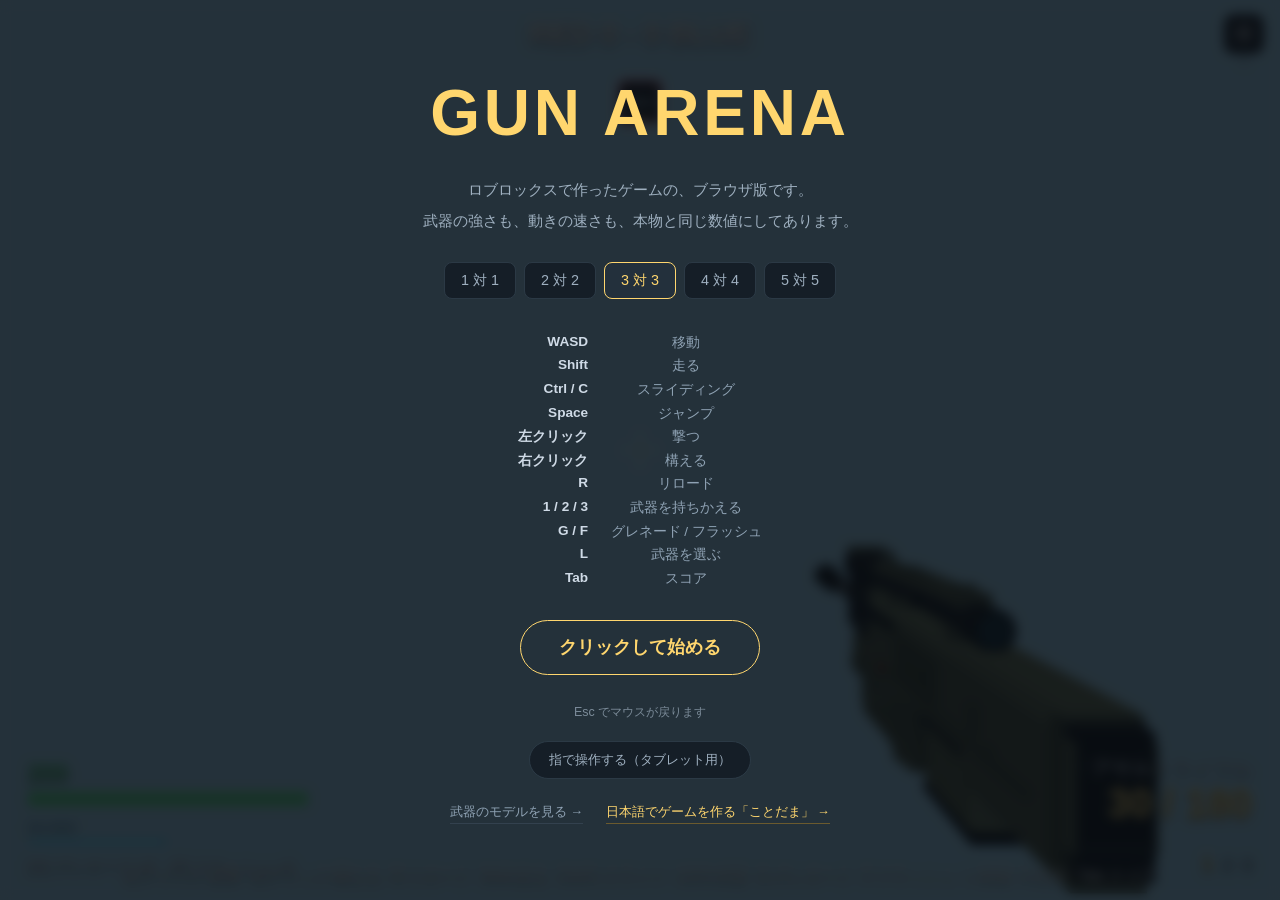
<file: game/index.html>
<!doctype html>
<html lang="ja">
<head>
<meta charset="utf-8">
<meta name="viewport" content="width=device-width, initial-scale=1, viewport-fit=cover">
<title>Gun Arena ブラウザ版</title>
<link rel="stylesheet" href="style.css">
<style>
  /* 画面ぜんたい。HUD 側の style.css より先に読ませています。 */
  html, body {
    margin: 0; padding: 0; height: 100%; overflow: hidden;
    background: #0d1319;
    font-family: 'Segoe UI', 'Hiragino Kaku Gothic ProN', 'Yu Gothic', Meiryo, sans-serif;
    color: #e7eef5;
    -webkit-user-select: none; user-select: none;
  }
  #view { display: block; width: 100vw; height: 100vh;
          /* ブラウザが canvas を画像とみなして掴んでしまうのを止める */
          -webkit-user-drag: none; user-select: none; touch-action: none; }
  #hud { position: fixed; inset: 0; pointer-events: none; z-index: 10; }

  /* --- 最初に出る画面 --- */
  #start {
    position: fixed; inset: 0; z-index: 50;
    display: flex; flex-direction: column;
    align-items: center; justify-content: center;
    gap: 1.6rem; text-align: center;
    background: rgba(8, 13, 18, 0.82);
    backdrop-filter: blur(6px);
    cursor: pointer;
  }
  #start h1 {
    margin: 0; font-size: clamp(2.2rem, 7vw, 4rem); font-weight: 700;
    letter-spacing: 0.06em; color: #ffd66e;
  }
  #start .sub { margin: 0; color: #9fb0c0; font-size: 0.95rem; line-height: 2; }
  #start .go {
    margin-top: 0.4rem; padding: 0.9rem 2.4rem;
    border: 1.5px solid #ffd66e; border-radius: 999px;
    color: #ffd66e; font-size: 1.1rem; font-weight: 600;
  }
  #start .go:hover { background: #ffd66e; color: #0d1319; }

  .formats { display: flex; gap: 0.5rem; pointer-events: auto; }
  .formats button {
    padding: 0.5rem 1rem; border-radius: 8px; cursor: pointer;
    border: 1px solid #2b3945; background: #151e27; color: #9fb0c0;
    font: inherit; font-size: 0.9rem;
  }
  .formats button.on { border-color: #ffd66e; color: #ffd66e; background: #23303c; }

  .keys {
    display: grid; grid-template-columns: auto auto; gap: 0.35rem 1.4rem;
    font-size: 0.85rem; color: #8fa2b4; margin-top: 0.6rem;
  }
  .keys b { color: #cfdae6; font-weight: 600; text-align: right; }

  /* ---------- タッチ操作（マウスが無い端末） ---------- */
  #touch { position: fixed; inset: 0; z-index: 20; display: none; pointer-events: none; }
  #touch .b {
    position: absolute; pointer-events: auto;
    display: flex; align-items: center; justify-content: center;
    border-radius: 999px; border: 2px solid rgba(255,214,110,.55);
    background: rgba(13,19,25,.42); color: #ffd66e;
    font-size: 0.82rem; font-weight: 600; line-height: 1.1; text-align: center;
    -webkit-user-select: none; user-select: none; -webkit-tap-highlight-color: transparent;
  }
  #touch .b.press, #touch .b.on { background: rgba(255,214,110,.85); color: #0d1319; }

  /* 右手（撃つ・構える） */
  #btFire  { right: 5vw;  bottom: 15vh; width: 22vw; height: 22vw; max-width: 118px; max-height: 118px; font-size: 1rem; }
  #btAim   { right: 30vw; bottom: 13vh; width: 15vw; height: 15vw; max-width: 82px; max-height: 82px; }

  /* 右上（武器の持ちかえ） */
  #btW1 { right: 4vw;  top: 24vh; }
  #btW2 { right: 4vw;  top: 33vh; }
  #btW3 { right: 4vw;  top: 42vh; }
  #touch .sm { width: 12vw; height: 12vw; max-width: 62px; max-height: 62px; font-size: 0.9rem; }

  /* 左手のまわり */
  #btJump   { right: 5vw;  bottom: 39vh; width: 15vw; height: 15vw; max-width: 82px; max-height: 82px; }
  #btSlide  { left: 4vw;   bottom: 6vh; }
  #btRun    { left: 22vw;  bottom: 6vh; }
  #btReload { right: 30vw; bottom: 30vh; }
  #btNade   { left: 4vw;   bottom: 20vh; }
  #btLoad   { left: 4vw;   top: 24vh; }
  #btOpt    { left: 4vw;   top: 36vh; }

  /* 指を置いた所に出るスティック */
  #stick {
    position: fixed; display: none; z-index: 19;
    width: 132px; height: 132px; margin: -66px 0 0 -66px;
    border-radius: 50%; border: 2px solid rgba(255,255,255,.28);
    background: rgba(13,19,25,.28); pointer-events: none;
  }
  #knob {
    position: absolute; left: 50%; top: 50%;
    width: 56px; height: 56px; margin: 0; border-radius: 50%;
    background: rgba(255,214,110,.75); transform: translate(-50%,-50%);
  }

  #warn {
    position: fixed; left: 0; right: 0; bottom: 0; z-index: 60;
    background: #7a1f1f; color: #fff; padding: 0.8rem 1rem;
    font-size: 0.85rem; text-align: center; display: none;
  }
</style>
</head>
<body>

<canvas id="view" draggable="false"></canvas>
<div id="hud"></div>

<div id="start">
  <h1>GUN ARENA</h1>
  <p class="sub">
    ロブロックスで作ったゲームの、ブラウザ版です。<br>
    武器の強さも、動きの速さも、本物と同じ数値にしてあります。
  </p>

  <div class="formats">
    <button data-format="1">1 対 1</button>
    <button data-format="2">2 対 2</button>
    <button data-format="3" class="on">3 対 3</button>
    <button data-format="4">4 対 4</button>
    <button data-format="5">5 対 5</button>
  </div>

  <div class="keys">
    <b>WASD</b><span>移動</span>
    <b>Shift</b><span>走る</span>
    <b>Ctrl / C</b><span>スライディング</span>
    <b>Space</b><span>ジャンプ</span>
    <b>左クリック</b><span>撃つ</span>
    <b>右クリック</b><span>構える</span>
    <b>R</b><span>リロード</span>
    <b>1 / 2 / 3</b><span>武器を持ちかえる</span>
    <b>G / F</b><span>グレネード / フラッシュ</span>
    <b>L</b><span>武器を選ぶ</span>
    <b>Tab</b><span>スコア</span>
  </div>

  <div class="go" id="goLabel">クリックして始める</div>
  <p class="sub" style="font-size:0.78rem;opacity:0.7">
    Esc でマウスが戻ります
  </p>
  <button id="forceTouch" style="pointer-events:auto;cursor:pointer;margin-top:-0.6rem;
     padding:0.55rem 1.2rem;border-radius:999px;border:1px solid #2b3945;
     background:#151e27;color:#9fb0c0;font:inherit;font-size:0.82rem">
    指で操作する（タブレット用）
  </button>

  <div style="display:flex;gap:1.4rem;flex-wrap:wrap;justify-content:center">
    <a href="viewer.html" style="pointer-events:auto;color:#8fa2b4;font-size:0.8rem;
       text-decoration:none;border-bottom:1px solid #33414e;padding-bottom:2px"
       onclick="event.stopPropagation()">武器のモデルを見る →</a>
    <a href="make/" style="pointer-events:auto;color:#ffd66e;font-size:0.8rem;
       text-decoration:none;border-bottom:1px solid #6b5a2e;padding-bottom:2px"
       onclick="event.stopPropagation()">日本語でゲームを作る「ことだま」 →</a>
  </div>
</div>

<div id="stick"><div id="knob"></div></div>

<div id="touch">
  <div class="b" id="btFire">撃つ</div>
  <div class="b" id="btAim">構える</div>
  <div class="b" id="btJump">ジャンプ</div>
  <div class="b sm" id="btSlide">スライド</div>
  <div class="b sm" id="btRun">走る</div>
  <div class="b sm" id="btReload">リロード</div>
  <div class="b sm" id="btNade">投げる</div>
  <div class="b sm" id="btLoad">武器選択</div>
  <div class="b sm" id="btOpt">設定</div>
  <div class="b sm" id="btW1">1</div>
  <div class="b sm" id="btW2">2</div>
  <div class="b sm" id="btW3">3</div>
</div>

<div id="warn"></div>

<script type="module">
  // 読み込みに失敗したときに、真っ黒な画面のまま放置しないための保険。
  const warn = document.getElementById('warn');
  addEventListener('error', (e) => {
    warn.style.display = 'block';
    warn.textContent = 'エラー: ' + (e.message || e.error);
  });
  addEventListener('unhandledrejection', (e) => {
    warn.style.display = 'block';
    warn.textContent = '読み込みに失敗しました: ' + (e.reason && e.reason.message || e.reason);
  });
  // タッチの端末では、キーボードの説明を消して案内を変える
  if (matchMedia('(pointer: coarse)').matches || navigator.maxTouchPoints > 0) {
    const k = document.querySelector('.keys');
    if (k) k.innerHTML =
      '<b>左半分をなぞる</b><span>歩く</span>' +
      '<b>右半分をなぞる</b><span>まわりを見る</span>' +
      '<b>画面のボタン</b><span>撃つ・ジャンプなど</span>';
    const g = document.getElementById('goLabel');
    if (g) g.textContent = 'タップして始める';
  }

  import('./src/main.js').catch((err) => {
    warn.style.display = 'block';
    warn.textContent = '読み込みに失敗しました: ' + err.message;
  });
</script>

</body>
</html>
</file>
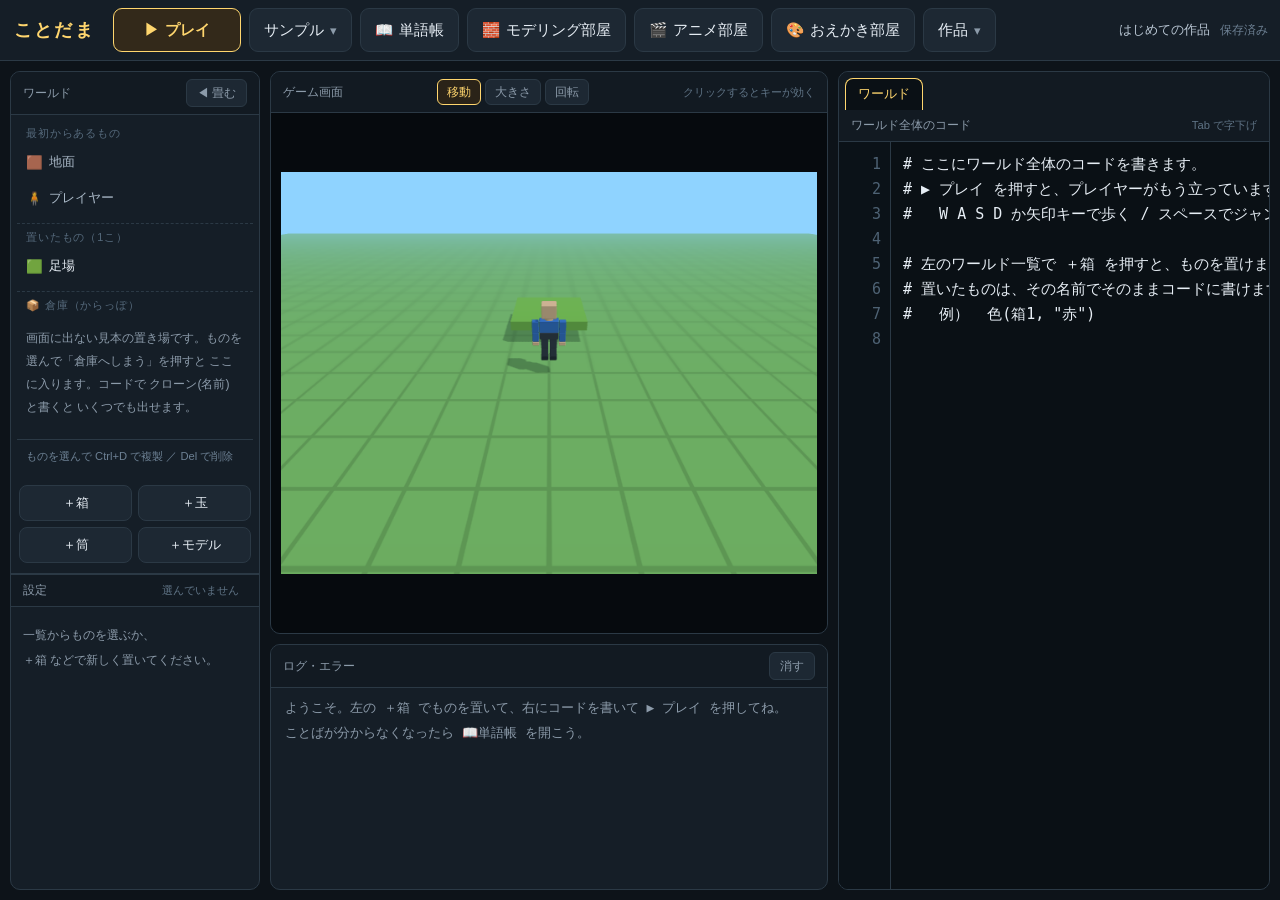
<file: game/make/index.html>
<!doctype html>
<html lang="ja">
<head>
<meta charset="utf-8">
<meta name="viewport" content="width=device-width, initial-scale=1, viewport-fit=cover">
<title>ことだま — 日本語でゲームを作る</title>
<link rel="stylesheet" href="style.css">
</head>
<body>

<div id="app">

  <!-- ================= いちばん上の帯（ボタンの並び） ================= -->
  <header id="bar">
    <a class="brand" href="../index.html" title="Gun Arena に戻る">ことだま</a>

    <!-- ▶ と ■ は同じボタン。動いている間は「■ ストップ」に変わる -->
    <button type="button" class="btn primary" id="btnRun" aria-live="polite">
      <span class="ic" id="runIcon">▶</span><span id="runLabel">プレイ</span>
    </button>

    <div class="menu">
      <button type="button" class="btn" id="btnSample" aria-haspopup="true" aria-expanded="false">サンプル<span class="caret">▾</span></button>
      <div class="pop" id="popSample" role="menu" hidden></div>
    </div>

    <button type="button" class="btn" id="btnWords" aria-expanded="false">📖<span>単語帳</span></button>

    <a class="btn" href="model.html" title="3D のモデルを作る">🧱<span>モデリング部屋</span></a>

    <a class="btn" href="anim.html" title="モデルを動かす">🎬<span>アニメ部屋</span></a>

    <a class="btn" href="paint.html" title="模様を描く">🎨<span>おえかき部屋</span></a>

    <div class="menu">
      <button type="button" class="btn" id="btnWorks" aria-haspopup="true" aria-expanded="false">作品<span class="caret">▾</span></button>
      <div class="pop wide" id="popWorks" role="menu" hidden></div>
    </div>

    <div class="spacer"></div>
    <div class="workinfo">
      <span id="workName" title="いま開いている作品">作品</span>
      <span id="saveState" class="save">保存済み</span>
    </div>
  </header>

  <!-- ================= 真ん中（ワールド ／ ゲーム＋ログ ／ コード） ================= -->
  <main id="main">

    <!-- ---------- 左：ワールド一覧 と 設定 ---------- -->
    <section id="worldPane" class="pane">

      <div class="pane-head">
        <span>ワールド</span>
        <button type="button" class="mini" id="btnFold" title="ワールド一覧を畳む">◀ 畳む</button>
      </div>

      <div id="worldBody">
        <!-- ものの一覧。app.js が中身を作る -->
        <div id="worldList" role="listbox" aria-label="ワールドにあるもの"></div>

        <!-- ものを増やすボタン -->
        <div id="addRow">
          <button type="button" class="add" id="btnAddBox"  title="箱を置く">＋箱</button>
          <button type="button" class="add" id="btnAddBall" title="玉を置く">＋玉</button>
          <button type="button" class="add" id="btnAddTube" title="筒を置く">＋筒</button>
          <button type="button" class="add" id="btnAddModel" title="モデリング部屋で作ったモデルを置く">＋モデル</button>
        </div>

        <!-- ---------- 設定パネル ---------- -->
        <div class="pane-head sub"><span>設定</span><span class="hint-small" id="propTarget">選んでいません</span></div>

        <div id="propEmpty">
          一覧からものを選ぶか、<br>＋箱 などで新しく置いてください。
        </div>

        <div id="propBox" hidden>

          <div class="prow">
            <span class="plabel">名前</span>
            <input id="pName" type="text" autocomplete="off" spellcheck="false" aria-label="名前">
          </div>
          <div id="pNameErr" class="perr" hidden></div>

          <div class="prow" id="pModelRow" hidden>
            <span class="plabel">モデル</span>
            <select id="pModel" aria-label="モデル"></select>
          </div>

          <div class="pgroup">
            <div class="ptitle">位置</div>
            <div class="pnums">
              <label class="num"><span class="cap" data-num="pX">x</span><input id="pX" type="number" step="0.5"></label>
              <label class="num"><span class="cap" data-num="pY">y</span><input id="pY" type="number" step="0.5"></label>
              <label class="num"><span class="cap" data-num="pZ">z</span><input id="pZ" type="number" step="0.5"></label>
            </div>
          </div>

          <div class="pgroup">
            <div class="ptitle">大きさ</div>
            <div class="pnums">
              <label class="num"><span class="cap" data-num="pW">横</span><input id="pW" type="number" step="0.5" min="0.1"></label>
              <label class="num"><span class="cap" data-num="pH">高さ</span><input id="pH" type="number" step="0.5" min="0.1"></label>
              <label class="num"><span class="cap" data-num="pD">奥行き</span><input id="pD" type="number" step="0.5" min="0.1"></label>
            </div>
          </div>

          <div class="pgroup">
            <div class="ptitle">回転（度）</div>
            <div class="pnums">
              <label class="num"><span class="cap" data-num="pRY">向き</span><input id="pRY" type="number" step="15"></label>
              <label class="num"><span class="cap" data-num="pRX">傾き</span><input id="pRX" type="number" step="15"></label>
            </div>
          </div>

          <div class="prow">
            <span class="plabel">色</span>
            <input id="pColor" type="color" aria-label="色">
            <span id="pColorText" class="ccode">#ffffff</span>
          </div>

          <div class="pgroup">
            <div class="ptitle">当たり判定</div>
            <label class="chk"><input id="pWall" type="checkbox"><span>壁（通り抜けできない）</span></label>
            <label class="chk"><input id="pGrav" type="checkbox"><span>重力（落ちる）</span></label>
            <label class="chk"><input id="pVis"  type="checkbox"><span>見える（消しても当たり判定は残る）</span></label>
          </div>

          <div class="pbtns">
            <button type="button" class="mini" id="btnDup" title="複製する（Ctrl+D）">複製</button>
            <button type="button" class="mini del" id="btnDel" title="削除する（Del）">削除</button>
          </div>

        </div>
      </div>
    </section>

    <!-- ---------- 真ん中：ゲーム画面 と ログ ---------- -->
    <section id="centerPane">

      <div id="stagePane" class="pane">
        <div class="pane-head">
          <span>ゲーム画面</span>
          <span class="tools" id="toolRow">
            <button type="button" class="tool-b on" id="btnMove"  title="つかんで動かす（W）">移動</button>
            <button type="button" class="tool-b"    id="btnScale" title="大きさを変える（E）">大きさ</button>
            <button type="button" class="tool-b"    id="btnRot"   title="回す（R）">回転</button>
          </span>
          <span class="hint-small" id="stageFocusHint">クリックするとキーが効く</span>
        </div>
        <div id="stageWrap" tabindex="0" role="application" aria-label="ゲーム画面">
          <div id="stageBox">
            <canvas id="screen" width="640" height="480"></canvas>
            <div id="stageHint"><div class="hint-in">▶ プレイを押すとここに出ます</div></div>
          </div>
        </div>
      </div>

      <div id="logPane" class="pane">
        <div class="pane-head">
          <span>ログ・エラー</span>
          <button type="button" class="mini" id="btnClearLog">消す</button>
        </div>
        <div id="log" aria-live="polite"></div>
      </div>

    </section>

    <!-- ---------- 右：コードを書くところ ---------- -->
    <section id="codePane" class="pane">

      <!-- 「ワールド」と、選んでいるものの名前のタブ -->
      <div id="codeTabs" role="tablist" aria-label="コードのタブ"></div>

      <div class="pane-head">
        <span id="codeWhere">コードを書くところ</span>
        <span class="hint-small">Tab で字下げ</span>
      </div>

      <div id="codeWrap">
        <div id="gutter" aria-hidden="true"></div>
        <div id="codeArea">
          <!-- 行を光らせる下敷き。textarea の後ろにいる -->
          <div id="hlLayer" aria-hidden="true"></div>
          <textarea id="code" spellcheck="false" autocomplete="off"
                    autocapitalize="off" autocorrect="off" wrap="off"
                    aria-label="コードを書くところ"></textarea>
        </div>
      </div>
    </section>

  </main>
</div>

<!-- ================= 単語帳（右から出てくる） ================= -->
<div id="scrim" hidden></div>
<aside id="dict" hidden aria-label="単語帳">
  <div class="dict-head">
    <strong>📖 単語帳</strong>
    <button type="button" class="mini" id="dictClose">閉じる ✕</button>
  </div>
  <div class="dict-search">
    <input id="dictQ" type="search" placeholder="探す（動かす・色・キー …）"
           autocomplete="off" aria-label="単語を探す">
  </div>
  <div id="dictList"></div>
  <div class="dict-foot">選ぶとカーソルの所に入ります</div>
</aside>

<!-- 読みこみに失敗したときに、真っ暗なまま放置しないための保険 -->
<div id="fatal" hidden></div>

<script type="module">
  // app.js の読みこみそのものが失敗したときだけ、ここで知らせる。
  import('./src/app.js').catch((err) => {
    const f = document.getElementById('fatal');
    f.hidden = false;
    f.textContent = '読みこみに失敗しました: ' + (err && err.message ? err.message : err);
  });
</script>

</body>
</html>
</file>
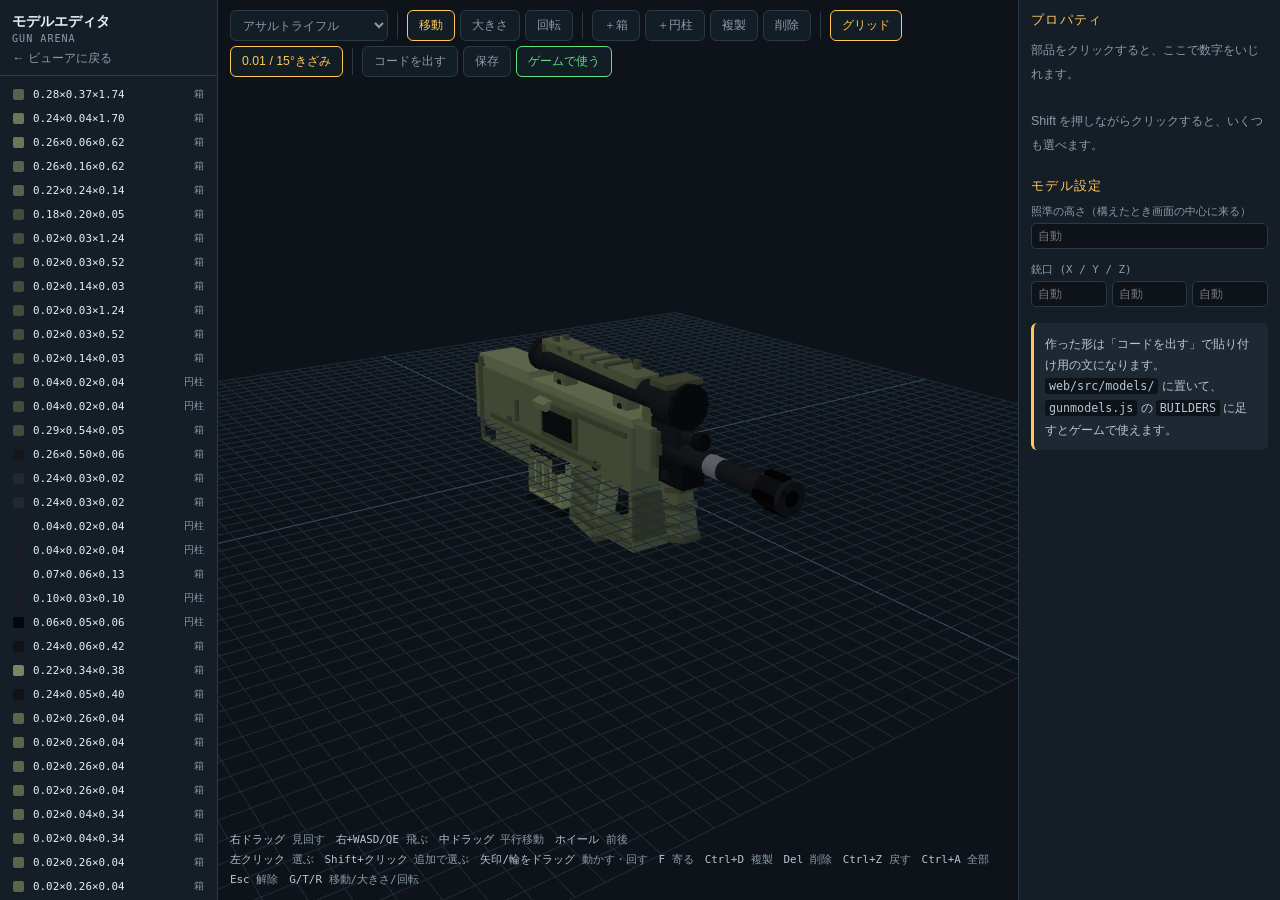
<file: game/editor.html>
<!doctype html>
<html lang="ja">
<head>
<meta charset="utf-8">
<meta name="viewport" content="width=device-width, initial-scale=1">
<title>Gun Arena モデルエディタ</title>
<style>
  :root {
    --bg: #0d1319; --panel: #151e27; --panel2: #1d2833; --line: #2b3945;
    --ink: #e7eef5; --muted: #8c9baa; --accent: #ffc857; --danger: #ff6060;
    --mono: ui-monospace, SFMono-Regular, Consolas, 'BIZ UDGothic', monospace;
  }
  * { box-sizing: border-box; }
  html, body {
    margin: 0; height: 100%; overflow: hidden; background: var(--bg); color: var(--ink);
    font-family: 'Segoe UI', 'Hiragino Kaku Gothic ProN', 'Yu Gothic', Meiryo, sans-serif;
    -webkit-user-select: none; user-select: none;
  }
  #app { display: flex; height: 100%; }

  /* ---------- 左 ---------- */
  #left { width: 218px; flex: none; background: var(--panel);
          border-right: 1px solid var(--line); display: flex; flex-direction: column; }
  #left .top { padding: 12px 12px 8px; border-bottom: 1px solid var(--line); }
  #left h1 { font-size: 0.9rem; margin: 0 0 2px; }
  #left .sub { font-family: var(--mono); font-size: 0.63rem; color: var(--muted); letter-spacing: .1em; }
  #left a { color: var(--muted); font-size: .76rem; text-decoration: none; display: inline-block; margin-top: 6px; }
  #plist { flex: 1; overflow-y: auto; padding: 6px; }
  .prow { display: grid; grid-template-columns: 13px 1fr auto; gap: 7px; align-items: center;
          padding: 5px 7px; border-radius: 5px; cursor: pointer;
          font-family: var(--mono); font-size: .68rem; }
  .prow:hover { background: var(--panel2); }
  .prow.on { background: #33291a; color: var(--accent); }
  .prow .sw { width: 11px; height: 11px; border-radius: 2px; }
  .prow .nm { overflow: hidden; text-overflow: ellipsis; white-space: nowrap; }
  .prow .ty { color: var(--muted); font-size: .62rem; }

  /* ---------- 中央 ---------- */
  #stage { position: relative; flex: 1; min-width: 0; }
  canvas { display: block; width: 100%; height: 100%;
           /* ブラウザが canvas を画像とみなして掴んでしまうのを止める */
           -webkit-user-drag: none; user-select: none; touch-action: none; }

  #bar { position: absolute; left: 12px; top: 10px; display: flex; gap: 5px; flex-wrap: wrap; max-width: calc(100% - 24px); }
  .btn { cursor: pointer; padding: 6px 11px; border-radius: 6px; border: 1px solid var(--line);
         background: rgba(21,30,39,.94); color: var(--muted); font: inherit; font-size: .77rem; }
  .btn:hover { color: var(--ink); }
  .btn.on { border-color: var(--accent); color: var(--accent); }
  .btn.red:hover { color: var(--danger); border-color: var(--danger); }
  .sep { width: 1px; background: var(--line); margin: 2px 4px; }

  #help { position: absolute; left: 12px; bottom: 10px; font-family: var(--mono);
          font-size: .68rem; color: var(--muted); line-height: 1.85; pointer-events: none; }
  #help b { color: #b8c6d4; font-weight: 500; }
  #toast { position: absolute; left: 50%; bottom: 22px; transform: translateX(-50%);
           background: #23303c; border: 1px solid var(--accent); color: var(--accent);
           padding: 8px 16px; border-radius: 7px; font-size: .82rem; opacity: 0;
           transition: opacity .2s; pointer-events: none; }

  /* ---------- 右 ---------- */
  #right { width: 262px; flex: none; background: var(--panel);
           border-left: 1px solid var(--line); overflow-y: auto; padding: 12px; }
  #right h2 { font-size: .8rem; margin: 0 0 10px; color: var(--accent);
              font-family: var(--mono); letter-spacing: .1em; font-weight: 500; }
  .fgrp { margin-bottom: 14px; }
  .flab { font-size: .68rem; color: var(--muted); margin-bottom: 4px; font-family: var(--mono); }
  .frow { display: grid; grid-template-columns: repeat(3, 1fr); gap: 5px; }
  input[type=number], input[type=text] {
    width: 100%; background: #0d1319; border: 1px solid var(--line); color: var(--ink);
    border-radius: 5px; padding: 5px 6px; font-family: var(--mono); font-size: .72rem;
  }
  input:focus { outline: none; border-color: var(--accent); }
  input[type=color] { width: 100%; height: 30px; background: none; border: 1px solid var(--line);
                      border-radius: 5px; padding: 2px; cursor: pointer; }
  .empty { color: var(--muted); font-size: .78rem; line-height: 1.9; }
  .multi { background: #33291a; border: 1px solid var(--accent); color: var(--accent);
           border-radius: 6px; padding: 7px 10px; margin-bottom: 12px; font-size: .8rem; }
  .multi span { display: block; color: #b9975a; font-size: .68rem; margin-top: 2px; }
  .note { margin-top: 16px; padding: 10px 11px; border-radius: 6px; background: var(--panel2);
          border-left: 3px solid var(--accent); font-size: .73rem; line-height: 1.8; color: #b9c6d3; }
  .note code { font-family: var(--mono); background: #0d1319; padding: 1px 4px; border-radius: 3px; }

  #dlg { position: fixed; inset: 0; background: rgba(5,9,13,.8); z-index: 90;
         display: none; align-items: center; justify-content: center; }
  #dlg .card { width: min(760px, 92vw); max-height: 82vh; background: var(--panel);
               border: 1px solid var(--line); border-radius: 10px; padding: 16px; display: flex; flex-direction: column; }
  #dlg textarea { flex: 1; min-height: 46vh; background: #0d1319; color: #cfe0ee;
                  border: 1px solid var(--line); border-radius: 6px; padding: 10px;
                  font-family: var(--mono); font-size: .72rem; line-height: 1.55; resize: none; }
  #dlg .row { display: flex; gap: 8px; margin-top: 10px; justify-content: flex-end; }
</style>
</head>
<body>
<div id="app">
  <div id="left">
    <div class="top">
      <h1>モデルエディタ</h1>
      <div class="sub">GUN ARENA</div>
      <a href="viewer.html">← ビューアに戻る</a>
    </div>
    <div id="plist"></div>
  </div>

  <div id="stage">
    <canvas id="c" draggable="false"></canvas>
    <div id="bar">
      <select id="load" class="btn" style="padding:6px 8px"></select>
      <div class="sep"></div>
      <button class="btn on" id="tMove">移動</button>
      <button class="btn" id="tScale">大きさ</button>
      <button class="btn" id="tRot">回転</button>
      <div class="sep"></div>
      <button class="btn" id="addBox">＋箱</button>
      <button class="btn" id="addCyl">＋円柱</button>
      <button class="btn" id="dup">複製</button>
      <button class="btn red" id="del">削除</button>
      <div class="sep"></div>
      <button class="btn on" id="grid">グリッド</button>
      <button class="btn" id="snapBtn">0.01 / 15°きざみ</button>
      <div class="sep"></div>
      <button class="btn" id="exp">コードを出す</button>
      <button class="btn" id="save">保存</button>
      <button class="btn" id="toGame" style="border-color:#5ae182;color:#5ae182">ゲームで使う</button>
    </div>
    <div id="help">
      <b>右ドラッグ</b> 見回す　<b>右+WASD/QE</b> 飛ぶ　<b>中ドラッグ</b> 平行移動　<b>ホイール</b> 前後<br>
      <b>左クリック</b> 選ぶ　<b>Shift+クリック</b> 追加で選ぶ　<b>矢印/輪をドラッグ</b> 動かす・回す　<b>F</b> 寄る　<b>Ctrl+D</b> 複製　<b>Del</b> 削除　<b>Ctrl+Z</b> 戻す　<b>Ctrl+A</b> 全部　<b>Esc</b> 解除　<b>G/T/R</b> 移動/大きさ/回転
    </div>
    <div id="toast"></div>
  </div>

  <div id="right">
    <h2>プロパティ</h2>
    <div id="props"><div class="empty">部品をクリックすると、ここで数字をいじれます。<br><br>Shift を押しながらクリックすると、いくつも選べます。</div></div>

    <h2 style="margin-top:20px">モデル設定</h2>
    <div class="fgrp"><div class="flab">照準の高さ（構えたとき画面の中心に来る）</div>
      <input type="number" step="0.01" id="mSight" placeholder="自動"></div>
    <div class="fgrp"><div class="flab">銃口 (X / Y / Z)</div><div class="frow">
      <input type="number" step="0.01" id="mMx" placeholder="自動">
      <input type="number" step="0.01" id="mMy" placeholder="自動">
      <input type="number" step="0.01" id="mMz" placeholder="自動"></div></div>
    <div class="note">
      作った形は「コードを出す」で貼り付け用の文になります。<br>
      <code>web/src/models/</code> に置いて、<code>gunmodels.js</code> の
      <code>BUILDERS</code> に足すとゲームで使えます。
    </div>
  </div>
</div>

<div id="dlg"><div class="card">
  <h2 style="margin-top:0">このまま貼り付けて使えます</h2>
  <textarea id="code" spellcheck="false"></textarea>
  <div class="row">
    <button class="btn" id="copy">コピー</button>
    <button class="btn" id="dl">ファイルで保存</button>
    <button class="btn" id="close">閉じる</button>
  </div>
</div></div>

<script type="module">
import * as THREE from './lib/three.module.js';
import { WEAPONS } from './src/config.js';
import { buildGunMesh } from './src/gunmodels.js';

// ============================================================
//  3D の下ごしらえ
// ============================================================
const canvas = document.getElementById('c');
const renderer = new THREE.WebGLRenderer({ canvas, antialias: true });
renderer.setPixelRatio(Math.min(devicePixelRatio, 2));

const scene = new THREE.Scene();
scene.background = new THREE.Color(0x0d1319);
scene.add(new THREE.AmbientLight(0xffffff, 1.1));
const l1 = new THREE.DirectionalLight(0xfff4e2, 1.6); l1.position.set(4, 7, 6); scene.add(l1);
const l2 = new THREE.DirectionalLight(0x9fc4e8, 0.7); l2.position.set(-6, 2, -5); scene.add(l2);

const camera = new THREE.PerspectiveCamera(45, 1, 0.005, 300);
const grid = new THREE.GridHelper(6, 60, 0x3a5060, 0x1e2a34);
scene.add(grid);

const model = new THREE.Group();
scene.add(model);

// 選んだ部品を囲む枠。複数選べるので、必要な数だけ使い回します。
const outlines = new THREE.Group();
scene.add(outlines);
const OUTLINE_GEO = new THREE.EdgesGeometry(new THREE.BoxGeometry(1, 1, 1));
const OUTLINE_MAT = new THREE.LineBasicMaterial({ color: 0xffc857 });
function outlineAt(i) {
  while (outlines.children.length <= i) {
    outlines.add(new THREE.LineSegments(OUTLINE_GEO, OUTLINE_MAT));
  }
  return outlines.children[i];
}

// ============================================================
//  部品
// ============================================================
let parts = [];        // { mesh, type:'box'|'cyl', color }
let selection = [];    // 選んでいる部品。Shift クリックで増やせます
let undo = [];

const isSel = (p) => selection.includes(p);
const one = () => (selection.length === 1 ? selection[0] : null);

/** 選んでいるもの全部をまとめて囲む箱 */
function selBounds() {
  const b = new THREE.Box3();
  for (const p of selection) b.union(new THREE.Box3().setFromObject(p.mesh));
  return b;
}

function makeMesh(type, size, pos, rot, color) {
  const geo = type === 'cyl'
    ? new THREE.CylinderGeometry(size.x / 2, size.x / 2, size.y, 12)
    : new THREE.BoxGeometry(size.x, size.y, size.z);
  const m = new THREE.Mesh(geo, new THREE.MeshLambertMaterial({ color }));
  m.position.set(pos.x, pos.y, pos.z);
  m.rotation.set(rot.x, rot.y, rot.z);
  m.userData.type = type;
  m.userData.size = { ...size };
  return m;
}

function addPart(type, size, pos, rot, color, quiet) {
  const mesh = makeMesh(type, size, pos, rot, color);
  model.add(mesh);
  const p = { mesh, type, color };
  parts.push(p);
  if (!quiet) { pushUndo(); select(p, false); }
  refreshList();
  return p;
}

function rebuildGeometry(p) {
  const s = p.mesh.userData.size;
  p.mesh.geometry.dispose();
  p.mesh.geometry = p.type === 'cyl'
    ? new THREE.CylinderGeometry(s.x / 2, s.x / 2, s.y, 12)
    : new THREE.BoxGeometry(s.x, s.y, s.z);
}

/** いまの状態を丸ごと覚えておく（元に戻す用） */
function snapshot() {
  return parts.map((p) => ({
    type: p.type, color: p.color,
    size: { ...p.mesh.userData.size },
    pos: { x: p.mesh.position.x, y: p.mesh.position.y, z: p.mesh.position.z },
    rot: { x: p.mesh.rotation.x, y: p.mesh.rotation.y, z: p.mesh.rotation.z },
  }));
}
function restore(list) {
  clearAll();
  for (const d of list) addPart(d.type, d.size, d.pos, d.rot, d.color, true);
  select(null, false); refreshList();
}
function pushUndo() {
  undo.push(snapshot());
  if (undo.length > 60) undo.shift();
  if (typeof markDirty === 'function') markDirty();   // 少し待ってから自動保存
}

function clearAll() {
  for (const p of parts) { p.mesh.geometry.dispose(); model.remove(p.mesh); }
  parts = []; selection = []; outlines.visible = false; gizmo.visible = false;
}

// ============================================================
//  もとのモデルを読み込む
// ============================================================
const LOADABLE = ['AR', 'Pistol', 'Sniper', 'SMG', 'Shotgun', 'Marksman',
                  'LMG', 'Revolver', 'MachinePistol', 'Knife', 'Katana', 'Scythe'];
const loadSel = document.getElementById('load');
loadSel.innerHTML = '<option value="">— 新しく作る —</option>' +
  LOADABLE.map((k) => `<option value="${k}">${WEAPONS[k].display}</option>`).join('');
loadSel.addEventListener('change', () => {
  const k = loadSel.value;
  clearAll();
  if (k) {
    const src = buildGunMesh(WEAPONS[k]);
    src.updateMatrixWorld(true);
    src.traverse((o) => {
      if (!o.isMesh) return;
      const g = o.geometry.parameters || {};
      const isCyl = o.geometry.type === 'CylinderGeometry';
      const size = isCyl
        ? { x: (g.radiusTop ?? 0.1) * 2, y: g.height ?? 1, z: (g.radiusTop ?? 0.1) * 2 }
        : { x: g.width ?? 1, y: g.height ?? 1, z: g.depth ?? 1 };
      const wp = new THREE.Vector3(); o.getWorldPosition(wp);
      addPart(isCyl ? 'cyl' : 'box', size,
        { x: wp.x, y: wp.y, z: wp.z },
        { x: o.rotation.x, y: o.rotation.y, z: o.rotation.z },
        '#' + o.material.color.getHexString(), true);
    });
    toast(parts.length + ' 個の部品を読み込みました');
  }
  undo = []; pushUndo(); refreshList(); frame();
});

// ============================================================
//  つまんで動かす矢印（Studio の見た目に寄せる）
// ============================================================
const gizmo = new THREE.Group();
gizmo.visible = false;
scene.add(gizmo);
const AXES = [
  { k: 'x', col: 0xff4e60, dir: new THREE.Vector3(1, 0, 0) },
  { k: 'y', col: 0x5ae182, dir: new THREE.Vector3(0, 1, 0) },
  { k: 'z', col: 0x46a0ff, dir: new THREE.Vector3(0, 0, 1) },
];
const handles = [];
for (const a of AXES) {
  const g = new THREE.Group();
  const mat = new THREE.MeshBasicMaterial({ color: a.col, depthTest: false });
  const shaft = new THREE.Mesh(new THREE.CylinderGeometry(0.018, 0.018, 0.62, 8), mat);
  shaft.position.y = 0.31;
  const tip = new THREE.Mesh(new THREE.ConeGeometry(0.055, 0.16, 10), mat);
  tip.position.y = 0.70;
  const cube = new THREE.Mesh(new THREE.BoxGeometry(0.10, 0.10, 0.10), mat);
  cube.position.y = 0.68; cube.visible = false;

  // 回転用の輪っか。その軸のまわりを回します。
  const ring = new THREE.Mesh(new THREE.TorusGeometry(0.60, 0.014, 8, 48), mat);
  ring.rotation.x = Math.PI / 2;   // 輪の芯を、この軸に合わせる
  ring.visible = false;
  // 輪はつかみにくいので、見えない太い輪を重ねておく
  const ringGrab = new THREE.Mesh(new THREE.TorusGeometry(0.60, 0.06, 6, 32),
    new THREE.MeshBasicMaterial({ visible: false }));
  ringGrab.rotation.x = Math.PI / 2;
  ringGrab.visible = false;

  // 掴みやすいように、見えない太い棒を重ねる
  const grab = new THREE.Mesh(new THREE.CylinderGeometry(0.075, 0.075, 0.84, 6),
    new THREE.MeshBasicMaterial({ visible: false }));
  grab.position.y = 0.42;
  g.add(shaft, tip, cube, grab, ring, ringGrab);
  if (a.k === 'x') g.rotation.z = -Math.PI / 2;
  if (a.k === 'z') g.rotation.x = Math.PI / 2;
  g.renderOrder = 999;
  g.userData = { axis: a.k, dir: a.dir, shaft, tip, cube, grab, ring, ringGrab };
  gizmo.add(g);
  handles.push(g);
}
let mode = 'move';
function setMode(m) {
  mode = m;
  document.getElementById('tMove').classList.toggle('on', m === 'move');
  document.getElementById('tScale').classList.toggle('on', m === 'scale');
  document.getElementById('tRot').classList.toggle('on', m === 'rotate');
  const rot = m === 'rotate';
  for (const h of handles) {
    const u = h.userData;
    u.shaft.visible = !rot;          // 回転のときは棒を消して、輪だけにする
    u.grab.visible = !rot;
    u.tip.visible = m === 'move';
    u.cube.visible = m === 'scale';
    u.ring.visible = rot;
    u.ringGrab.visible = rot;
  }
}
document.getElementById('tMove').onclick = () => setMode('move');
document.getElementById('tScale').onclick = () => setMode('scale');
document.getElementById('tRot').onclick = () => setMode('rotate');

// ============================================================
//  カメラ（Roblox Studio と同じ操作）
// ============================================================
const cam = { pos: new THREE.Vector3(1.6, 1.0, 2.2), yaw: -0.62, pitch: -0.33 };
const keys = new Set();
let rightDown = false, midDown = false;
let flySpeed = 2.6;

function camDir() {
  const cp = Math.cos(cam.pitch);
  return new THREE.Vector3(Math.sin(cam.yaw) * cp, Math.sin(cam.pitch), Math.cos(cam.yaw) * cp);
}

canvas.addEventListener('mousedown', (e) => {
  if (e.button === 2) { rightDown = true; e.preventDefault(); }
  else if (e.button === 1) { midDown = true; e.preventDefault(); }
  else if (e.button === 0) { e.preventDefault(); onLeftDown(e); }
});
addEventListener('mouseup', (e) => {
  if (e.button === 2) rightDown = false;
  if (e.button === 1) midDown = false;
  if (e.button === 0 && drag) { drag = null; pushUndo(); }
});
canvas.addEventListener('contextmenu', (e) => e.preventDefault());
// 左ドラッグでブラウザの「画像をドラッグ」が始まると、一瞬操作を奪われる。
canvas.addEventListener('dragstart', (e) => e.preventDefault());
canvas.addEventListener('selectstart', (e) => e.preventDefault());

addEventListener('mousemove', (e) => {
  if (rightDown) {
    cam.yaw -= e.movementX * 0.0032;
    cam.pitch = Math.max(-1.5, Math.min(1.5, cam.pitch - e.movementY * 0.0032));
  } else if (midDown) {
    const d = camDir();
    const right = new THREE.Vector3().crossVectors(d, new THREE.Vector3(0, 1, 0)).normalize();
    const up = new THREE.Vector3().crossVectors(right, d).normalize();
    const s = 0.0022 * Math.max(0.4, cam.pos.length());
    cam.pos.addScaledVector(right, -e.movementX * s);
    cam.pos.addScaledVector(up, e.movementY * s);
  } else if (drag) {
    onDragMove(e);
  }
});
canvas.addEventListener('wheel', (e) => {
  cam.pos.addScaledVector(camDir(), -Math.sign(e.deltaY) * 0.14 * Math.max(0.35, cam.pos.length() * 0.5));
  e.preventDefault();
}, { passive: false });

addEventListener('keydown', (e) => {
  if (e.target.tagName === 'INPUT' || e.target.tagName === 'TEXTAREA') return;
  keys.add(e.code);
  if (e.code === 'KeyF') frame();
  if (e.code === 'Delete' || e.code === 'Backspace') { removeSel(); e.preventDefault(); }
  if (e.ctrlKey && e.code === 'KeyD') { duplicate(); e.preventDefault(); }
  if (e.ctrlKey && e.code === 'KeyZ') { doUndo(); e.preventDefault(); }
  if (e.ctrlKey && e.code === 'KeyS') { saveLocal(); e.preventDefault(); }
  if (e.ctrlKey && e.code === 'KeyA') { selectAll(); e.preventDefault(); }
  if (e.code === 'Escape') select(null, false);
  if (!e.ctrlKey && e.code === 'KeyR') setMode('rotate');
  if (!e.ctrlKey && e.code === 'KeyG') setMode('move');
  if (!e.ctrlKey && e.code === 'KeyT') setMode('scale');
});
addEventListener('keyup', (e) => keys.delete(e.code));
addEventListener('blur', () => { keys.clear(); rightDown = midDown = false; });

function flyStep(dt) {
  if (!rightDown) return;   // Studio と同じで、右クリック中だけ飛べる
  const d = camDir();
  const right = new THREE.Vector3().crossVectors(d, new THREE.Vector3(0, 1, 0)).normalize();
  const v = new THREE.Vector3();
  if (keys.has('KeyW')) v.add(d);
  if (keys.has('KeyS')) v.sub(d);
  if (keys.has('KeyD')) v.add(right);
  if (keys.has('KeyA')) v.sub(right);
  if (keys.has('KeyE')) v.y += 1;
  if (keys.has('KeyQ')) v.y -= 1;
  if (v.lengthSq() > 0) {
    v.normalize().multiplyScalar(flySpeed * dt * (keys.has('ShiftLeft') ? 2.6 : 1));
    cam.pos.add(v);
  }
}

/** 選んだ部品（なければ全体）に寄る */
function frame() {
  const b = selection.length ? selBounds() : new THREE.Box3().setFromObject(model);
  if (b.isEmpty()) return;
  const c = new THREE.Vector3(); b.getCenter(c);
  const s = new THREE.Vector3(); b.getSize(s);
  const dist = Math.max(0.25, Math.max(s.x, s.y, s.z) * 2.2);
  cam.pos.copy(c).addScaledVector(camDir(), -dist);
}

// ============================================================
//  選ぶ・つかむ
// ============================================================
const ray = new THREE.Raycaster();
const ndc = new THREE.Vector2();
let drag = null;

function toNdc(e) {
  const r = canvas.getBoundingClientRect();
  ndc.set(((e.clientX - r.left) / r.width) * 2 - 1, -((e.clientY - r.top) / r.height) * 2 + 1);
}

function onLeftDown(e) {
  toNdc(e);
  ray.setFromCamera(ndc, camera);

  // まず矢印を狙う
  if (gizmo.visible) {
    const hit = ray.intersectObjects(handles, true)[0];
    if (hit && hit.object.visible !== false) {
      let g = hit.object; while (g.parent && !g.userData.axis) g = g.parent;
      startDrag(g.userData.axis, g.userData.dir);
      return;
    }
  }
  // 次に部品
  const hits = ray.intersectObjects(parts.map((p) => p.mesh), false);
  const hitPart = hits.length ? parts.find((p) => p.mesh === hits[0].object) : null;
  // Shift（Ctrl でも可）を押しながらだと、選択に足していけます
  select(hitPart, e.shiftKey || e.ctrlKey);
}

function startDrag(axis, dir) {
  const centre = new THREE.Vector3();
  selBounds().getCenter(centre);

  let plane;
  if (mode === 'rotate') {
    // 回転は、その軸に対して垂直な板の上で角度を測る
    plane = new THREE.Plane().setFromNormalAndCoplanarPoint(dir.clone(), centre);
  } else {
    // 移動と大きさは、軸を含みカメラに正対する板の上で動かす
    const view = camDir();
    const normal = new THREE.Vector3()
      .crossVectors(dir, new THREE.Vector3().crossVectors(view, dir)).normalize();
    plane = new THREE.Plane().setFromNormalAndCoplanarPoint(normal, centre);
  }

  const p0 = new THREE.Vector3();
  if (!ray.ray.intersectPlane(plane, p0)) return;

  // 選んでいる全部について、始めたときの値を覚えておく
  const start = selection.map((p) => ({
    p,
    pos: p.mesh.position.clone(),
    quat: p.mesh.quaternion.clone(),
    size: { ...p.mesh.userData.size },
  }));
  drag = { axis, dir: dir.clone(), plane, p0, start, centre };
}

const _q = new THREE.Quaternion();
const _v = new THREE.Vector3();

function onDragMove(e) {
  if (!selection.length || !drag) return;
  toNdc(e);
  ray.setFromCamera(ndc, camera);
  const p = new THREE.Vector3();
  if (!ray.ray.intersectPlane(drag.plane, p)) return;

  // ---------- 回転 ----------
  if (mode === 'rotate') {
    const a0 = drag.p0.clone().sub(drag.centre);
    const a1 = p.clone().sub(drag.centre);
    if (a0.lengthSq() < 1e-8 || a1.lengthSq() < 1e-8) return;
    a0.normalize(); a1.normalize();
    // 軸のまわりの符号つき角度
    let ang = Math.atan2(
      _v.copy(a0).cross(a1).dot(drag.dir),
      a0.dot(a1));
    if (snap > 0) {
      const step = Math.PI / 12;           // 15度きざみ（Studio と同じ）
      ang = Math.round(ang / step) * step;
    }
    _q.setFromAxisAngle(drag.dir, ang);
    for (const st of drag.start) {
      // その場で向きを変える。複数選んでいるときは、真ん中のまわりを回る。
      st.p.mesh.quaternion.copy(_q).multiply(st.quat);
      if (drag.start.length > 1) {
        st.p.mesh.position.copy(st.pos).sub(drag.centre).applyQuaternion(_q).add(drag.centre);
      }
    }
    syncProps();
    return;
  }

  let amount = p.clone().sub(drag.p0).dot(drag.dir);
  if (snap > 0) amount = Math.round(amount / snap) * snap;

  const k = drag.axis;
  for (const st of drag.start) {
    if (mode === 'move') {
      st.p.mesh.position.copy(st.pos).addScaledVector(drag.dir, amount);
    } else {
      const s = st.p.mesh.userData.size;
      s[k] = Math.max(0.005, st.size[k] + amount);
      if (st.p.type === 'cyl' && (k === 'x' || k === 'z')) { s.x = s[k]; s.z = s[k]; }
      rebuildGeometry(st.p);
    }
  }
  syncProps();
}

/**
 * @param p    選ぶ部品（null なら全部はずす）
 * @param add  true なら、いま選んでいるものに足す／はずす（Shift クリック）
 */
function select(p, add) {
  if (!p) selection = [];
  else if (!add) selection = [p];
  else if (isSel(p)) selection = selection.filter((q) => q !== p);  // もう一度押したらはずす
  else selection.push(p);

  outlines.visible = gizmo.visible = selection.length > 0;
  refreshList();
  syncProps();
}

function selectAll() {
  selection = parts.slice();
  outlines.visible = gizmo.visible = selection.length > 0;
  refreshList();
  syncProps();
}

// ============================================================
//  操作ボタン
// ============================================================
function duplicate() {
  if (!selection.length) return;
  pushUndo();
  const made = [];
  for (const q of selection) {
    const s = q.mesh;
    made.push(addPart(q.type, { ...s.userData.size },
      { x: s.position.x, y: s.position.y, z: s.position.z + 0.05 },
      { x: s.rotation.x, y: s.rotation.y, z: s.rotation.z }, q.color, true));
  }
  selection = made;                  // 複製した方を選んだ状態にしておく
  outlines.visible = gizmo.visible = true;
  refreshList();
  syncProps();
  toast(made.length + ' 個 複製しました');
}

function removeSel() {
  if (!selection.length) return;
  pushUndo();
  const n = selection.length;
  for (const q of selection) { q.mesh.geometry.dispose(); model.remove(q.mesh); }
  parts = parts.filter((p) => !isSel(p));
  select(null, false);
  toast(n + ' 個 削除しました');
}
function doUndo() {
  if (undo.length < 2) return;
  undo.pop();
  restore(undo[undo.length - 1]);
  toast('ひとつ戻しました');
}

document.getElementById('addBox').onclick = () =>
  addPart('box', { x: .2, y: .2, z: .2 }, { x: 0, y: 0, z: 0 }, { x: 0, y: 0, z: 0 }, '#8c9baa');
document.getElementById('addCyl').onclick = () =>
  addPart('cyl', { x: .16, y: .4, z: .16 }, { x: 0, y: 0, z: 0 }, { x: Math.PI / 2, y: 0, z: 0 }, '#8c9baa');
document.getElementById('dup').onclick = duplicate;
document.getElementById('del').onclick = removeSel;
document.getElementById('grid').onclick = (e) => {
  grid.visible = !grid.visible; e.target.classList.toggle('on', grid.visible);
};
let snap = 0.01;
document.getElementById('snapBtn').classList.add('on');
document.getElementById('snapBtn').onclick = (e) => {
  snap = snap > 0 ? 0 : 0.01;
  // 回転のときは 15 度きざみになります
  e.target.textContent = snap ? '0.01 / 15°きざみ' : 'きざみ無し';
  e.target.classList.toggle('on', snap > 0);
};

// ============================================================
//  一覧とプロパティ
// ============================================================
const plist = document.getElementById('plist');
function refreshList() {
  plist.innerHTML = '';
  parts.forEach((p, i) => {
    const row = document.createElement('div');
    row.className = 'prow' + (isSel(p) ? ' on' : '');
    const s = p.mesh.userData.size;
    row.innerHTML = `<div class="sw" style="background:${p.color}"></div>` +
      `<div class="nm">${s.x.toFixed(2)}×${s.y.toFixed(2)}×${s.z.toFixed(2)}</div>` +
      `<div class="ty">${p.type === 'cyl' ? '円柱' : '箱'}</div>`;
    row.onclick = (ev) => select(p, ev.shiftKey || ev.ctrlKey);
    plist.appendChild(row);
  });
}

const props = document.getElementById('props');

/** 選んでいるもの全部で同じ値なら返す。ばらばらなら null。 */
function common(get) {
  if (!selection.length) return null;
  const first = get(selection[0]);
  for (const q of selection) if (Math.abs(get(q) - first) > 1e-6) return null;
  return first;
}

function syncProps() {
  const n = selection.length;
  if (n === 0) {
    props.innerHTML = '<div class="empty">部品をクリックすると、ここで数字をいじれます。' +
      '<br><br>Shift を押しながらクリックすると、いくつも選べます。</div>';
    return;
  }

  const f = (v) => (v == null ? '' : v.toFixed(3));
  const fd = (v) => (v == null ? '' : (v * 180 / Math.PI).toFixed(1));

  // 位置は「選んだもの全部の真ん中」を出します。動かすとまとめてずれます。
  const c = new THREE.Vector3();
  selBounds().getCenter(c);

  const sx = common((q) => q.mesh.userData.size.x);
  const sy = common((q) => q.mesh.userData.size.y);
  const sz = common((q) => q.mesh.userData.size.z);
  const rx = common((q) => q.mesh.rotation.x);
  const ry = common((q) => q.mesh.rotation.y);
  const rz = common((q) => q.mesh.rotation.z);
  const colSame = selection.every((q) => q.color === selection[0].color);

  const head = n > 1
    ? `<div class="multi">${n} 個 選択中<span>ばらばらの欄は空です。打つと全部そろいます</span></div>`
    : '';

  props.innerHTML = head + `
    <div class="fgrp"><div class="flab">${n > 1 ? '位置（真ん中）' : '位置'} (X / Y / Z)</div><div class="frow">
      <input type="number" step="0.01" id="px" value="${f(c.x)}">
      <input type="number" step="0.01" id="py" value="${f(c.y)}">
      <input type="number" step="0.01" id="pz" value="${f(c.z)}"></div></div>
    <div class="fgrp"><div class="flab">大きさ (X / Y / Z)</div><div class="frow">
      <input type="number" step="0.01" min="0.005" id="sx" value="${f(sx)}" placeholder="—">
      <input type="number" step="0.01" min="0.005" id="sy" value="${f(sy)}" placeholder="—">
      <input type="number" step="0.01" min="0.005" id="sz" value="${f(sz)}" placeholder="—"></div></div>
    <div class="fgrp"><div class="flab">向き（度）</div><div class="frow">
      <input type="number" step="1" id="rx" value="${fd(rx)}" placeholder="—">
      <input type="number" step="1" id="ry" value="${fd(ry)}" placeholder="—">
      <input type="number" step="1" id="rz" value="${fd(rz)}" placeholder="—"></div></div>
    <div class="fgrp"><div class="flab">色${colSame ? '' : '（ばらばら）'}</div>
      <input type="color" id="col" value="${selection[0].color}"></div>`;

  // --- 位置。真ん中からのズレぶんだけ、全部を動かします ---
  const bindPos = (id, k) => {
    const el = document.getElementById(id);
    el.addEventListener('input', () => {
      const v = parseFloat(el.value);
      if (!isFinite(v)) return;
      const now = new THREE.Vector3();
      selBounds().getCenter(now);
      const d = v - now[k];
      for (const q of selection) q.mesh.position[k] += d;
    });
    el.addEventListener('change', pushUndo);
  };
  bindPos('px', 'x'); bindPos('py', 'y'); bindPos('pz', 'z');

  // --- 大きさ。打った値を全部に入れます ---
  const bindSize = (id, k) => {
    const el = document.getElementById(id);
    el.addEventListener('input', () => {
      const v = parseFloat(el.value);
      if (!isFinite(v)) return;
      for (const q of selection) {
        const sz2 = q.mesh.userData.size;
        sz2[k] = Math.max(0.005, v);
        if (q.type === 'cyl' && (k === 'x' || k === 'z')) { sz2.x = sz2[k]; sz2.z = sz2[k]; }
        rebuildGeometry(q);
      }
      refreshList();
    });
    el.addEventListener('change', pushUndo);
  };
  bindSize('sx', 'x'); bindSize('sy', 'y'); bindSize('sz', 'z');

  // --- 向き ---
  const bindRot = (id, k) => {
    const el = document.getElementById(id);
    el.addEventListener('input', () => {
      const v = parseFloat(el.value);
      if (!isFinite(v)) return;
      for (const q of selection) q.mesh.rotation[k] = v * Math.PI / 180;
    });
    el.addEventListener('change', pushUndo);
  };
  bindRot('rx', 'x'); bindRot('ry', 'y'); bindRot('rz', 'z');

  // --- 色 ---
  const col = document.getElementById('col');
  col.addEventListener('input', () => {
    for (const q of selection) {
      q.color = col.value;
      q.mesh.material = new THREE.MeshLambertMaterial({ color: col.value });
    }
    refreshList();
  });
  col.addEventListener('change', pushUndo);
}

// ============================================================
//  書き出し・保存
// ============================================================
function toCode() {
  const L = [];
  L.push("import * as THREE from '../../lib/three.module.js';", '');
  L.push('// モデルエディタで作ったもの。', '');
  L.push('const MAT = new Map();');
  L.push('function mat(hex) {');
  L.push('  let m = MAT.get(hex);');
  L.push('  if (!m) { m = new THREE.MeshLambertMaterial({ color: hex }); MAT.set(hex, m); }');
  L.push('  return m;');
  L.push('}', '');
  L.push('function box(g, w, h, d, x, y, z, hex, rx = 0, ry = 0, rz = 0) {');
  L.push('  const m = new THREE.Mesh(new THREE.BoxGeometry(w, h, d), mat(hex));');
  L.push('  m.position.set(x, y, z);');
  L.push('  m.rotation.set(rx, ry, rz);');
  L.push('  g.add(m);');
  L.push('}', '');
  L.push('function cyl(g, r, len, x, y, z, hex, rx = 0, ry = 0, rz = 0) {');
  L.push('  const m = new THREE.Mesh(new THREE.CylinderGeometry(r, r, len, 12), mat(hex));');
  L.push('  m.position.set(x, y, z);');
  L.push('  m.rotation.set(rx, ry, rz);');
  L.push('  g.add(m);');
  L.push('}', '');
  L.push('export function build() {');
  L.push('  const g = new THREE.Group();');
  const n = (v) => (Math.abs(v) < 1e-6 ? '0' : v.toFixed(3).replace(/0+$/, '').replace(/\.$/, ''));
  for (const p of parts) {
    const s = p.mesh.userData.size, q = p.mesh.position, r = p.mesh.rotation;
    const rot = (r.x || r.y || r.z) ? `, ${n(r.x)}, ${n(r.y)}, ${n(r.z)}` : '';
    if (p.type === 'cyl') {
      L.push(`  cyl(g, ${n(s.x / 2)}, ${n(s.y)}, ${n(q.x)}, ${n(q.y)}, ${n(q.z)}, 0x${p.color.slice(1)}${rot});`);
    } else {
      L.push(`  box(g, ${n(s.x)}, ${n(s.y)}, ${n(s.z)}, ${n(q.x)}, ${n(q.y)}, ${n(q.z)}, 0x${p.color.slice(1)}${rot});`);
    }
  }
  L.push('');
  L.push('  g.userData.sightY = 0.4;   // 構えたとき画面の中心に来る高さ');
  L.push('  g.userData.muzzle = new THREE.Vector3(0, 0, -1);   // 銃口');
  L.push('  return g;');
  L.push('}');
  return L.join('\n');
}

const dlg = document.getElementById('dlg');
document.getElementById('exp').onclick = () => {
  document.getElementById('code').value = toCode();
  dlg.style.display = 'flex';
};
document.getElementById('close').onclick = () => dlg.style.display = 'none';
document.getElementById('copy').onclick = async () => {
  const t = document.getElementById('code');
  t.select();
  try { await navigator.clipboard.writeText(t.value); toast('コピーしました'); }
  catch { document.execCommand('copy'); toast('コピーしました'); }
};
document.getElementById('dl').onclick = () => {
  const b = new Blob([toCode()], { type: 'text/javascript' });
  const a = document.createElement('a');
  a.href = URL.createObjectURL(b); a.download = 'mymodel.js'; a.click();
  URL.revokeObjectURL(a.href);
};

function saveLocal(quiet) {
  const now = localStorage.getItem('gunarena-model');
  if (now) localStorage.setItem('gunarena-model-prev', now);   // 念のため一つ前も残す
  localStorage.setItem('gunarena-model', JSON.stringify(snapshot()));
  if (!quiet) toast('この端末に保存しました');
}
document.getElementById('save').onclick = () => saveLocal(false);

// 押し忘れても消えないように、変えたら少し待って勝手に保存します。
let dirty = false;
let autoT = 0;
function markDirty() {
  dirty = true;
  clearTimeout(autoT);
  autoT = setTimeout(() => { if (dirty) { saveLocal(true); dirty = false; } }, 1500);
}
addEventListener('beforeunload', () => { if (dirty) saveLocal(true); });

/**
 * 照準の高さと銃口の位置。
 * 何も入れていなければ、形から自動で決めます。
 *   照準 … いちばん上にある所の、少し下
 *   銃口 … いちばん前（-Z）に出ている部品の、前の面
 */
function autoMeta() {
  const b = new THREE.Box3().setFromObject(model);
  if (b.isEmpty()) return { sightY: 0.4, muzzle: { x: 0, y: 0, z: -1 } };
  let front = null, frontZ = Infinity;
  for (const q of parts) {
    const qb = new THREE.Box3().setFromObject(q.mesh);
    if (qb.min.z < frontZ) { frontZ = qb.min.z; front = qb; }
  }
  const c = new THREE.Vector3();
  front.getCenter(c);
  return {
    sightY: +(b.max.y - 0.06).toFixed(3),
    muzzle: { x: +c.x.toFixed(3), y: +c.y.toFixed(3), z: +frontZ.toFixed(3) },
  };
}

function readMeta() {
  const a = autoMeta();
  const num = (id, fallback) => {
    const el = document.getElementById(id);
    const v = parseFloat(el && el.value);
    return isFinite(v) ? v : fallback;
  };
  return {
    sightY: num('mSight', a.sightY),
    muzzle: { x: num('mMx', a.muzzle.x), y: num('mMy', a.muzzle.y), z: num('mMz', a.muzzle.z) },
  };
}

// --- ゲームで使う ---
const GAME_SLOTS = [
  ['AR', 'アサルトライフル'], ['SMG', 'サブマシンガン'], ['Shotgun', 'ショットガン'],
  ['Sniper', 'スナイパーライフル'], ['Marksman', 'マークスマンライフル'], ['LMG', '軽機関銃'],
  ['Pistol', 'ピストル'], ['Revolver', 'リボルバー'], ['MachinePistol', 'マシンピストル'],
];

document.getElementById('toGame').onclick = () => {
  if (!parts.length) { toast('部品がありません'); return; }
  const list = GAME_SLOTS.map(([k, n], i) => (i + 1) + '. ' + n).join('\n');
  const ans = prompt(
    'どの武器として使いますか？ 番号を入れてください。\n' +
    '（0 を入れると、自作モデルを全部やめて元に戻します）\n\n' + list, '1');
  if (ans === null) return;
  const i = parseInt(ans, 10);

  if (i === 0) {
    for (const [k] of GAME_SLOTS) localStorage.removeItem('gunarena-custom-' + k);
    toast('元のモデルに戻しました');
    return;
  }
  const slot = GAME_SLOTS[i - 1];
  if (!slot) { toast('その番号はありません'); return; }

  const meta = readMeta();
  localStorage.setItem('gunarena-custom-' + slot[0], JSON.stringify({
    parts: snapshot(), sightY: meta.sightY, muzzle: meta.muzzle,
  }));
  saveLocal(true);
  toast(slot[1] + ' として登録しました。ゲームを開き直すと出ます');
};

// ============================================================
//  そのほか
// ============================================================
let toastT = 0;
function toast(msg) {
  const el = document.getElementById('toast');
  el.textContent = msg; el.style.opacity = 1;
  clearTimeout(toastT);
  toastT = setTimeout(() => el.style.opacity = 0, 1600);
}

function resize() {
  const r = canvas.parentElement.getBoundingClientRect();
  renderer.setSize(r.width, r.height, false);
  camera.aspect = r.width / Math.max(1, r.height);
  camera.updateProjectionMatrix();
}
addEventListener('resize', resize);

let t0 = performance.now();
function loop() {
  requestAnimationFrame(loop);
  const now = performance.now();
  const dt = Math.min(0.05, (now - t0) / 1000); t0 = now;

  flyStep(dt);
  camera.position.copy(cam.pos);
  camera.lookAt(cam.pos.clone().add(camDir()));

  if (selection.length) {
    // 選んでいる部品それぞれに枠を出す
    selection.forEach((q, i) => {
      const b = new THREE.Box3().setFromObject(q.mesh);
      const c = new THREE.Vector3(); b.getCenter(c);
      const s = new THREE.Vector3(); b.getSize(s);
      const o = outlineAt(i);
      o.visible = true;
      o.position.copy(c);
      o.scale.set(Math.max(s.x, .002), Math.max(s.y, .002), Math.max(s.z, .002));
    });
    for (let i = selection.length; i < outlines.children.length; i++) {
      outlines.children[i].visible = false;
    }
    // 矢印は、選んだもの全部の真ん中に置く
    const cc = new THREE.Vector3();
    selBounds().getCenter(cc);
    gizmo.position.copy(cc);
    gizmo.scale.setScalar(cam.pos.distanceTo(cc) * 0.34);   // 画面上の大きさを一定に
  }

  renderer.render(scene, camera);
}

// 前回の続きがあれば読み込む
const saved = localStorage.getItem('gunarena-model');
if (saved) {
  try { restore(JSON.parse(saved)); toast('前回の続きを読み込みました'); } catch {}
}
if (!parts.length) {
  loadSel.value = 'AR';
  loadSel.dispatchEvent(new Event('change'));
}
setMode('move');
resize();
frame();
loop();
</script>
</body>
</html>
</file>
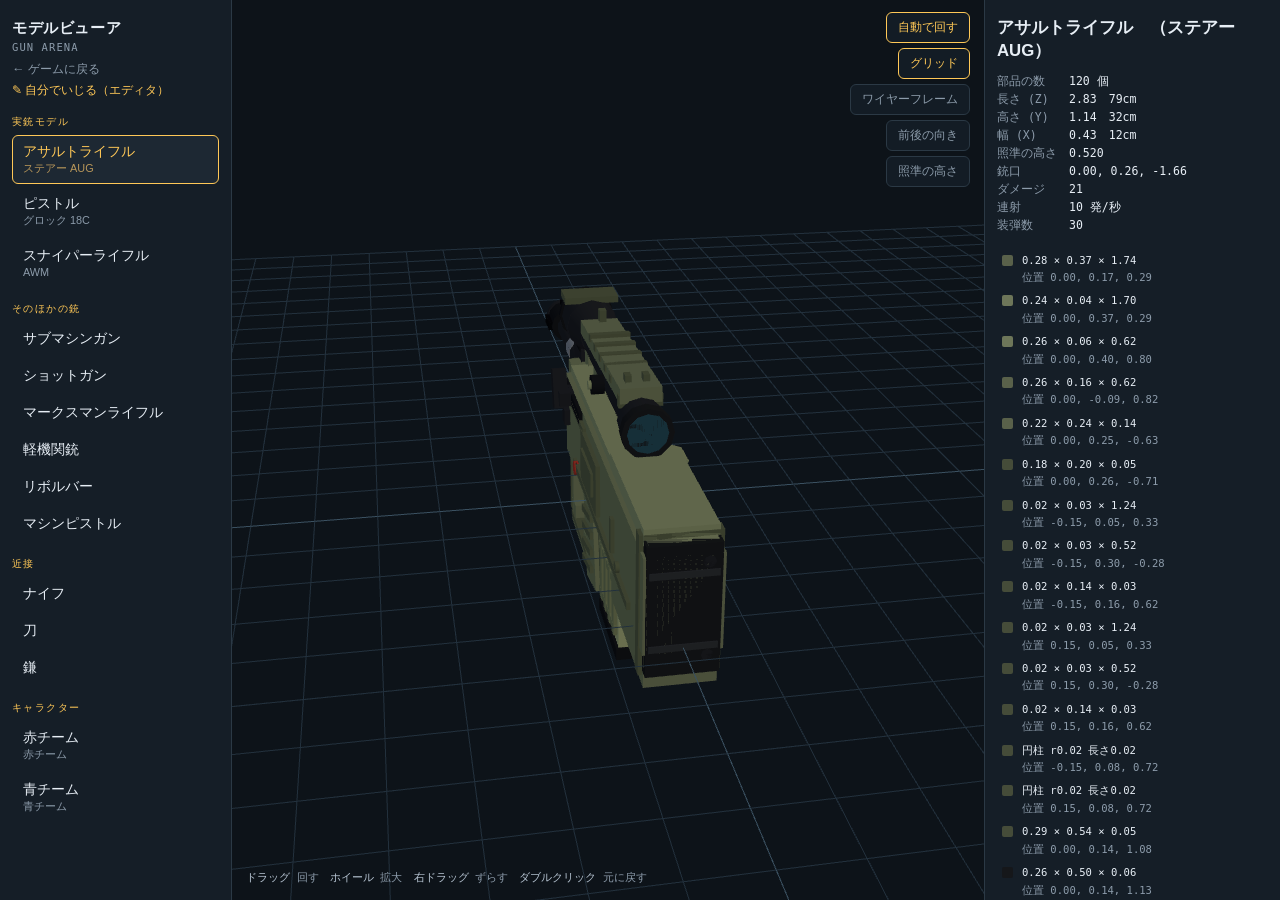
<file: game/viewer.html>
<!doctype html>
<html lang="ja">
<head>
<meta charset="utf-8">
<meta name="viewport" content="width=device-width, initial-scale=1">
<title>Gun Arena モデルビューア</title>
<style>
  :root {
    --bg:      #0d1319;
    --panel:   #151e27;
    --panel2:  #1d2833;
    --line:    #2b3945;
    --ink:     #e7eef5;
    --muted:   #8c9baa;
    --accent:  #ffc857;
    --mono: ui-monospace, SFMono-Regular, Consolas, 'BIZ UDGothic', monospace;
  }
  * { box-sizing: border-box; }
  html, body {
    margin: 0; height: 100%; overflow: hidden;
    background: var(--bg); color: var(--ink);
    font-family: 'Segoe UI', 'Hiragino Kaku Gothic ProN', 'Yu Gothic', Meiryo, sans-serif;
    -webkit-user-select: none; user-select: none;
  }

  #app { display: flex; height: 100%; }

  /* ---------- 左：モデルの一覧 ---------- */
  #side {
    width: 232px; flex: none; overflow-y: auto;
    background: var(--panel); border-right: 1px solid var(--line);
    padding: 14px 12px 24px;
  }
  #side h1 {
    font-size: 0.95rem; margin: 4px 0 2px; letter-spacing: 0.04em;
  }
  #side .sub {
    font-family: var(--mono); font-size: 0.66rem; color: var(--muted);
    letter-spacing: 0.1em; margin-bottom: 16px;
  }
  .grp {
    font-family: var(--mono); font-size: 0.64rem; letter-spacing: 0.14em;
    color: var(--accent); margin: 16px 0 6px;
  }
  .item {
    display: block; width: 100%; text-align: left; cursor: pointer;
    padding: 7px 10px; margin-bottom: 3px; border-radius: 6px;
    border: 1px solid transparent; background: none;
    color: var(--ink); font: inherit; font-size: 0.86rem;
  }
  .item:hover { background: var(--panel2); }
  .item.on { background: var(--panel2); border-color: var(--accent); color: var(--accent); }
  .item small { display: block; color: var(--muted); font-size: 0.68rem; margin-top: 1px; }
  .item.on small { color: #b9975a; }

  /* ---------- 中央：3D ---------- */
  #stage { position: relative; flex: 1; min-width: 0; }
  canvas { display: block; width: 100%; height: 100%;
           /* ブラウザが canvas を画像とみなして掴んでしまうのを止める */
           -webkit-user-drag: none; user-select: none; touch-action: none; }

  #hint {
    position: absolute; left: 14px; bottom: 12px;
    font-family: var(--mono); font-size: 0.7rem; color: var(--muted);
    line-height: 1.9; pointer-events: none;
  }
  #hint b { color: #b8c6d4; font-weight: 500; }

  #tools {
    position: absolute; right: 14px; top: 12px;
    display: flex; flex-direction: column; gap: 5px; align-items: flex-end;
  }
  .tool {
    cursor: pointer; padding: 6px 11px; border-radius: 6px;
    border: 1px solid var(--line); background: rgba(21,30,39,0.9);
    color: var(--muted); font: inherit; font-size: 0.76rem;
  }
  .tool:hover { color: var(--ink); }
  .tool.on { border-color: var(--accent); color: var(--accent); }

  /* ---------- 右：部品の中身 ---------- */
  #info {
    width: 296px; flex: none; overflow-y: auto;
    background: var(--panel); border-left: 1px solid var(--line);
    padding: 14px 12px 28px;
  }
  #info h2 {
    font-size: 1.05rem; margin: 2px 0 10px;
  }
  .stats {
    display: grid; grid-template-columns: auto 1fr; gap: 3px 12px;
    font-family: var(--mono); font-size: 0.72rem; margin-bottom: 16px;
  }
  .stats dt { color: var(--muted); }
  .stats dd { margin: 0; color: var(--ink); }

  .parts { font-family: var(--mono); font-size: 0.66rem; line-height: 1.65; }
  .parts .row {
    display: grid; grid-template-columns: 14px 1fr; gap: 6px;
    padding: 3px 5px; border-radius: 4px; cursor: pointer;
  }
  .parts .row:hover { background: var(--panel2); }
  .parts .row.on { background: #33291a; }
  .sw { width: 11px; height: 11px; border-radius: 2px; margin-top: 3px; }
  .parts .d { color: var(--muted); }

  .note {
    margin-top: 20px; padding: 11px 12px; border-radius: 6px;
    background: var(--panel2); border-left: 3px solid var(--accent);
    font-size: 0.75rem; line-height: 1.85; color: #b9c6d3;
  }
  .note b { color: var(--accent); font-weight: 600; }
  .note code {
    font-family: var(--mono); font-size: 0.92em;
    background: #0d1319; padding: 1px 4px; border-radius: 3px;
  }

  @media (max-width: 900px) {
    #info { display: none; }
    #side { width: 170px; }
  }
</style>
</head>
<body>
<div id="app">
  <div id="side">
    <h1>モデルビューア</h1>
    <div class="sub">GUN ARENA</div>
    <a href="index.html" style="display:block;margin:-8px 0 4px;color:#8c9baa;
       font-size:0.78rem;text-decoration:none">← ゲームに戻る</a>
    <a href="editor.html" style="display:block;margin:0 0 14px;color:#ffc857;
       font-size:0.78rem;text-decoration:none">✎ 自分でいじる（エディタ）</a>
    <div id="list"></div>
  </div>

  <div id="stage">
    <canvas id="c" draggable="false"></canvas>
    <div id="tools">
      <button class="tool on" data-t="spin">自動で回す</button>
      <button class="tool on" data-t="grid">グリッド</button>
      <button class="tool" data-t="wire">ワイヤーフレーム</button>
      <button class="tool" data-t="axis">前後の向き</button>
      <button class="tool" data-t="sight">照準の高さ</button>
    </div>
    <div id="hint">
      <b>ドラッグ</b> 回す　<b>ホイール</b> 拡大　<b>右ドラッグ</b> ずらす　<b>ダブルクリック</b> 元に戻す
    </div>
  </div>

  <div id="info">
    <h2 id="title">—</h2>
    <dl class="stats" id="stats"></dl>
    <div class="parts" id="parts"></div>
    <div class="note">
      <b>自分で作るには</b><br>
      <code>web/src/models/</code> に <code>なまえ.js</code> を作って、
      <code>export function build()</code> で <code>THREE.Group</code> を返すだけです。<br><br>
      銃口は <code>-Z</code> の向き、上が <code>+Y</code>、右が <code>+X</code>。
      1 は 1 スタッド（約 28cm）です。<br><br>
      作ったら <code>src/gunmodels.js</code> の <code>BUILDERS</code> に足すと、
      ゲームでも使えます。
    </div>
  </div>
</div>

<script type="module">
import * as THREE from './lib/three.module.js';
import { WEAPONS } from './src/config.js';
import { buildGunMesh } from './src/gunmodels.js';
import { createCharacter } from './src/bots.js';

// ============================================================
//  下ごしらえ
// ============================================================

const canvas = document.getElementById('c');
const renderer = new THREE.WebGLRenderer({ canvas, antialias: true });
renderer.setPixelRatio(Math.min(devicePixelRatio, 2));

const scene = new THREE.Scene();
scene.background = new THREE.Color(0x0d1319);

scene.add(new THREE.AmbientLight(0xffffff, 1.15));
const key = new THREE.DirectionalLight(0xfff4e2, 1.7); key.position.set(4, 7, 6); scene.add(key);
const fill = new THREE.DirectionalLight(0x9fc4e8, 0.75); fill.position.set(-6, 2, -5); scene.add(fill);
const rim = new THREE.DirectionalLight(0xffffff, 0.5); rim.position.set(0, -4, -6); scene.add(rim);

const camera = new THREE.PerspectiveCamera(38, 1, 0.01, 200);

const grid = new THREE.GridHelper(8, 32, 0x3a5060, 0x22303c);
scene.add(grid);

// 前後の向きが分かる矢印（-Z が銃口の向き）
const axis = new THREE.Group();
{
  const shaft = new THREE.Mesh(new THREE.CylinderGeometry(0.012, 0.012, 2.4, 6),
    new THREE.MeshBasicMaterial({ color: 0xff5a5a }));
  shaft.rotation.x = Math.PI / 2; shaft.position.z = -1.2;
  const head = new THREE.Mesh(new THREE.ConeGeometry(0.05, 0.16, 8),
    new THREE.MeshBasicMaterial({ color: 0xff5a5a }));
  head.rotation.x = -Math.PI / 2; head.position.z = -2.45;
  axis.add(shaft, head);
  axis.visible = false;
  scene.add(axis);
}

// 照準の高さを示す線
const sightLine = new THREE.Mesh(
  new THREE.BoxGeometry(0.006, 0.006, 6),
  new THREE.MeshBasicMaterial({ color: 0xffc857 }));
sightLine.visible = false;
scene.add(sightLine);

const holder = new THREE.Group();
scene.add(holder);

// ============================================================
//  カメラ操作（自前の簡単なもの。ライブラリは足しません）
// ============================================================

const cam = { yaw: -0.72, pitch: 0.42, dist: 5, tx: 0, ty: 0, tz: 0 };
const home = { ...cam };
let dragging = 0;

canvas.addEventListener('mousedown', (e) => { dragging = e.button === 2 ? 2 : 1; e.preventDefault(); });
addEventListener('mouseup', () => { dragging = 0; });
canvas.addEventListener('contextmenu', (e) => e.preventDefault());
// 左ドラッグでブラウザの「画像をドラッグ」が始まると、一瞬操作を奪われる。
canvas.addEventListener('dragstart', (e) => e.preventDefault());
canvas.addEventListener('selectstart', (e) => e.preventDefault());
addEventListener('mousemove', (e) => {
  if (!dragging) return;
  if (dragging === 1) {
    cam.yaw -= e.movementX * 0.007;
    cam.pitch = Math.max(-1.45, Math.min(1.45, cam.pitch - e.movementY * 0.007));
    spin = false; syncTools();
  } else {
    const s = cam.dist * 0.0016;
    cam.tx -= (Math.cos(cam.yaw) * e.movementX) * s;
    cam.tz += (Math.sin(cam.yaw) * e.movementX) * s;
    cam.ty += e.movementY * s;
  }
});
canvas.addEventListener('wheel', (e) => {
  cam.dist = Math.max(0.25, Math.min(40, cam.dist * (1 + Math.sign(e.deltaY) * 0.12)));
  e.preventDefault();
}, { passive: false });
canvas.addEventListener('dblclick', () => { Object.assign(cam, home); frameModel(); });

// 指でも回せるように
let touchLast = null;
canvas.addEventListener('touchstart', (e) => { touchLast = e.touches[0]; }, { passive: true });
canvas.addEventListener('touchmove', (e) => {
  if (!touchLast) return;
  const t = e.touches[0];
  cam.yaw -= (t.clientX - touchLast.clientX) * 0.008;
  cam.pitch = Math.max(-1.45, Math.min(1.45, cam.pitch - (t.clientY - touchLast.clientY) * 0.008));
  touchLast = t; spin = false; syncTools();
}, { passive: true });

// ============================================================
//  モデルの一覧
// ============================================================

const GROUPS = [
  { label: '実銃モデル', keys: ['AR', 'Pistol', 'Sniper'] },
  { label: 'そのほかの銃', keys: ['SMG', 'Shotgun', 'Marksman', 'LMG', 'Revolver', 'MachinePistol'] },
  { label: '近接', keys: ['Knife', 'Katana', 'Scythe'] },
  { label: 'キャラクター', keys: ['CharRed', 'CharBlue'] },
];

const REAL_NAME = {
  AR: 'ステアー AUG', Pistol: 'グロック 18C', Sniper: 'AWM',
  CharRed: '赤チーム', CharBlue: '青チーム',
};

const listEl = document.getElementById('list');
let current = null;

for (const g of GROUPS) {
  const h = document.createElement('div');
  h.className = 'grp'; h.textContent = g.label;
  listEl.appendChild(h);
  for (const k of g.keys) {
    const b = document.createElement('button');
    b.className = 'item';
    b.dataset.key = k;
    const def = WEAPONS[k];
    b.innerHTML = (def ? def.display : (k === 'CharRed' ? '赤チーム' : '青チーム')) +
      (REAL_NAME[k] ? `<small>${REAL_NAME[k]}</small>` : '');
    b.addEventListener('click', () => show(k));
    listEl.appendChild(b);
  }
}

function makeModel(key) {
  if (key === 'CharRed') return createCharacter(0xff4e60, false);
  if (key === 'CharBlue') return createCharacter(0x46a0ff, true);
  return buildGunMesh(WEAPONS[key]);
}

// ============================================================
//  表示する
// ============================================================

let parts = [];
let picked = -1;

function show(key) {
  current = key;
  for (const el of listEl.querySelectorAll('.item')) el.classList.toggle('on', el.dataset.key === key);

  holder.clear();
  const m = makeModel(key);
  holder.add(m);

  // 部品を集める
  parts = [];
  m.traverse((o) => { if (o.isMesh) parts.push(o); });
  for (const p of parts) {
    p.userData.baseMat = p.material;
    p.userData.wireMat = new THREE.MeshBasicMaterial({
      color: 0x8fb4cc, wireframe: true, transparent: true, opacity: 0.55 });
  }
  picked = -1;

  const box = new THREE.Box3().setFromObject(m);
  const size = new THREE.Vector3(); box.getSize(size);
  const centre = new THREE.Vector3(); box.getCenter(centre);
  holder.userData = { size, centre, sightY: m.userData.sightY ?? null };

  sightLine.position.set(centre.x, m.userData.sightY ?? 0, centre.z);

  frameModel();
  applyWire();
  renderInfo(key, size, m.userData);
}

function frameModel() {
  const s = holder.userData.size;
  if (!s) return;
  cam.dist = Math.max(s.x, s.y, s.z) * 1.85 + 0.4;
  const c = holder.userData.centre;
  cam.tx = c.x; cam.ty = c.y; cam.tz = c.z;
}

function renderInfo(key, size, ud) {
  const def = WEAPONS[key];
  document.getElementById('title').textContent =
    (def ? def.display : (key === 'CharRed' ? '赤チーム' : '青チーム')) +
    (REAL_NAME[key] ? `　（${REAL_NAME[key]}）` : '');

  const cm = (u) => (u * 28).toFixed(0) + 'cm';
  const rows = [
    ['部品の数', parts.length + ' 個'],
    ['長さ (Z)', size.z.toFixed(2) + '　' + cm(size.z)],
    ['高さ (Y)', size.y.toFixed(2) + '　' + cm(size.y)],
    ['幅 (X)',  size.x.toFixed(2) + '　' + cm(size.x)],
  ];
  if (ud.sightY != null && ud.sightY !== 0) rows.push(['照準の高さ', ud.sightY.toFixed(3)]);
  if (ud.muzzle) rows.push(['銃口', `${ud.muzzle.x.toFixed(2)}, ${ud.muzzle.y.toFixed(2)}, ${ud.muzzle.z.toFixed(2)}`]);
  if (def) {
    rows.push(['ダメージ', String(def.damage)]);
    rows.push(['連射', def.rate + ' 発/秒']);
    if (def.mag) rows.push(['装弾数', String(def.mag)]);
  }
  document.getElementById('stats').innerHTML =
    rows.map(([k, v]) => `<dt>${k}</dt><dd>${v}</dd>`).join('');

  // 部品リスト。クリックするとその部品だけ光ります。
  const el = document.getElementById('parts');
  el.innerHTML = '';
  parts.forEach((p, i) => {
    const g = p.geometry.parameters || {};
    const dim = g.width != null
      ? `${g.width.toFixed(2)} × ${g.height.toFixed(2)} × ${g.depth.toFixed(2)}`
      : `円柱 r${(g.radiusTop ?? 0).toFixed(2)} 長さ${(g.height ?? 0).toFixed(2)}`;
    const col = '#' + p.userData.baseMat.color.getHexString();
    const row = document.createElement('div');
    row.className = 'row';
    row.innerHTML = `<div class="sw" style="background:${col}"></div>` +
      `<div>${dim}<div class="d">位置 ${p.position.x.toFixed(2)}, ${p.position.y.toFixed(2)}, ${p.position.z.toFixed(2)}</div></div>`;
    row.addEventListener('click', () => pick(i));
    el.appendChild(row);
  });
}

function pick(i) {
  picked = picked === i ? -1 : i;
  const rows = document.getElementById('parts').children;
  for (let k = 0; k < rows.length; k++) rows[k].classList.toggle('on', k === picked);
  applyWire();
}

// ============================================================
//  ボタン
// ============================================================

let spin = new URLSearchParams(location.search).get('spin') !== '0', wire = false;
const HILITE = new THREE.MeshBasicMaterial({ color: 0xffc857 });

function applyWire() {
  parts.forEach((p, i) => {
    if (i === picked) p.material = HILITE;
    else p.material = wire ? p.userData.wireMat : p.userData.baseMat;
  });
}

function syncTools() {
  for (const b of document.querySelectorAll('.tool')) {
    const t = b.dataset.t;
    const on = t === 'spin' ? spin : t === 'grid' ? grid.visible
      : t === 'wire' ? wire : t === 'axis' ? axis.visible : sightLine.visible;
    b.classList.toggle('on', on);
  }
}

for (const b of document.querySelectorAll('.tool')) {
  b.addEventListener('click', () => {
    const t = b.dataset.t;
    if (t === 'spin') spin = !spin;
    if (t === 'grid') grid.visible = !grid.visible;
    if (t === 'wire') { wire = !wire; applyWire(); }
    if (t === 'axis') axis.visible = !axis.visible;
    if (t === 'sight') sightLine.visible = !sightLine.visible;
    syncTools();
  });
}

// ============================================================
//  毎フレーム
// ============================================================

function resize() {
  const r = canvas.parentElement.getBoundingClientRect();
  renderer.setSize(r.width, r.height, false);
  camera.aspect = r.width / Math.max(1, r.height);
  camera.updateProjectionMatrix();
}
addEventListener('resize', resize);

let t0 = performance.now();
function loop() {
  requestAnimationFrame(loop);
  const now = performance.now();
  const dt = Math.min(0.05, (now - t0) / 1000);
  t0 = now;

  if (spin) cam.yaw += dt * 0.42;

  const cp = Math.cos(cam.pitch), sp = Math.sin(cam.pitch);
  camera.position.set(
    cam.tx + Math.sin(cam.yaw) * cp * cam.dist,
    cam.ty + sp * cam.dist,
    cam.tz + Math.cos(cam.yaw) * cp * cam.dist);
  camera.lookAt(cam.tx, cam.ty, cam.tz);

  renderer.render(scene, camera);
}

resize();
show(new URLSearchParams(location.search).get('m') || 'AR');
syncTools();
loop();
</script>
</body>
</html>
</file>
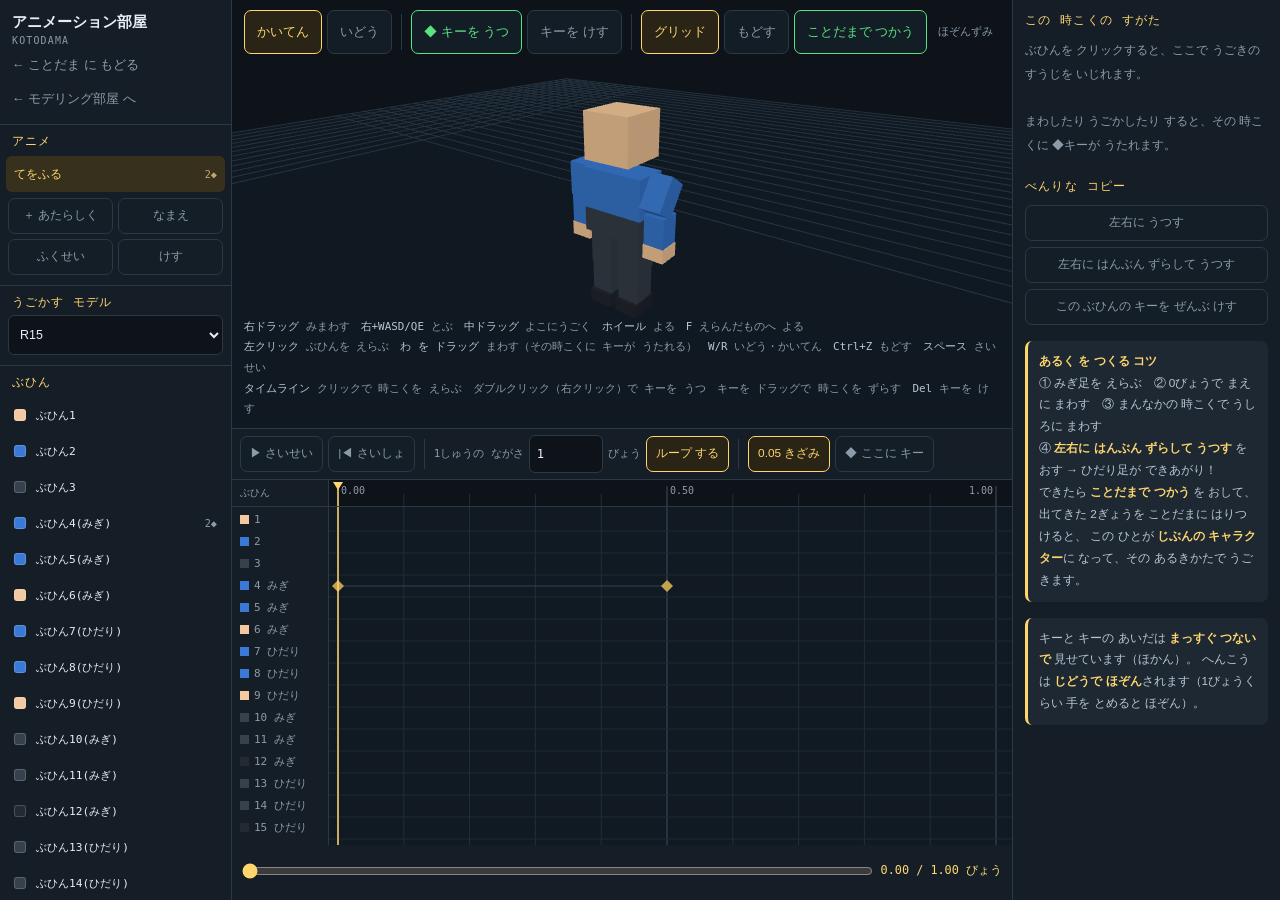
<file: game/make/anim.html>
<!doctype html>
<html lang="ja">
<head>
<meta charset="utf-8">
<meta name="viewport" content="width=device-width, initial-scale=1, maximum-scale=1, user-scalable=no">
<title>ことだま — アニメーション部屋</title>
<style>
  /* ============================================================
     いろ と 基本（モデリング部屋と おなじ）
     ============================================================ */
  :root {
    --bg:     #0d1319;   /* いちばん暗いところ */
    --panel:  #151e27;   /* 左右のパネル */
    --panel2: #1d2833;   /* パネルの中の少し明るいところ */
    --line:   #2b3945;   /* 線 */
    --ink:    #e7eef5;   /* 文字 */
    --muted:  #8c9baa;   /* うすい文字 */
    --accent: #ffd66e;   /* えらんでいる色（ことだまの色） */
    --danger: #ff6b6b;   /* 消すボタン */
    --ok:     #5ae182;   /* できたよの色 */
    --mono: ui-monospace, SFMono-Regular, Consolas, 'BIZ UDGothic', monospace;
  }
  * { box-sizing: border-box; }
  html, body {
    margin: 0; height: 100%; overflow: hidden;
    background: var(--bg); color: var(--ink);
    font-family: 'Segoe UI', 'Hiragino Kaku Gothic ProN', 'Yu Gothic', Meiryo, sans-serif;
    -webkit-user-select: none; user-select: none;
    -webkit-text-size-adjust: 100%;
  }
  /* 左ドラッグしたときに、ブラウザが「画像を運ぼう」としてゴーストを出すのを止める。
     （これは実際に起きた不具合。canvas と画像っぽいもの全部に効かせる） */
  canvas, img, a {
    -webkit-user-drag: none;
    user-drag: none;
  }

  #app { display: flex; height: 100%; }

  /* ============================================================
     左（アニメの一覧 と つかうモデル と 部品の一覧）
     ============================================================ */
  #left {
    width: 232px; flex: none; background: var(--panel);
    border-right: 1px solid var(--line);
    display: flex; flex-direction: column; min-height: 0;
  }
  #left .top { padding: 12px 12px 10px; border-bottom: 1px solid var(--line); }
  #left h1 { font-size: .95rem; margin: 0 0 2px; }
  #left .sub { font-family: var(--mono); font-size: .62rem; color: var(--muted); letter-spacing: .12em; }
  #left .back {
    color: var(--muted); font-size: .8rem; text-decoration: none;
    display: flex; align-items: center; min-height: 30px; margin-top: 4px;
  }
  #left .back:hover { color: var(--accent); }

  .sect { border-bottom: 1px solid var(--line); display: flex; flex-direction: column; min-height: 0; }
  .sect > h2 {
    font-size: .72rem; margin: 0; padding: 9px 12px 5px; color: var(--accent);
    font-family: var(--mono); letter-spacing: .1em; font-weight: 500;
  }
  #alist { max-height: 26vh; overflow-y: auto; padding: 2px 6px 6px; }
  #plist { flex: 1; overflow-y: auto; padding: 2px 6px 10px; min-height: 56px; }
  .wrow, .prow {
    display: grid; align-items: center; gap: 8px;
    padding: 7px 8px; border-radius: 6px; cursor: pointer;
    min-height: 36px; font-size: .78rem;
  }
  .wrow { grid-template-columns: 1fr auto; }
  .prow { grid-template-columns: 14px 1fr auto; font-family: var(--mono); font-size: .7rem; }
  .wrow:hover, .prow:hover { background: var(--panel2); }
  .wrow.on, .prow.on { background: #37301c; color: var(--accent); }
  .prow .sw { width: 12px; height: 12px; border-radius: 3px; border: 1px solid rgba(255,255,255,.18); }
  .nm { overflow: hidden; text-overflow: ellipsis; white-space: nowrap; }
  .cnt, .prow .ty { color: var(--muted); font-size: .64rem; font-family: var(--mono); }
  .wrow.on .cnt, .prow.on .ty { color: #bda765; }

  .wbtns { display: flex; flex-wrap: wrap; gap: 5px; padding: 0 8px 10px; }
  .wbtns .btn { flex: 1 1 44%; }

  .msel { padding: 0 8px 10px; }
  select {
    width: 100%; background: #0d1319; border: 1px solid var(--line); color: var(--ink);
    border-radius: 6px; padding: 8px 7px; font-family: inherit; font-size: .78rem;
    min-height: 40px; cursor: pointer;
  }
  select:focus { outline: none; border-color: var(--accent); }

  /* ============================================================
     まんなか（上が3Dの画面・下が タイムライン）
     ============================================================ */
  #center { flex: 1; min-width: 0; display: flex; flex-direction: column; }
  #stage { position: relative; flex: 1; min-height: 0; }
  canvas#c {
    display: block; width: 100%; height: 100%;
    touch-action: none;            /* 指の操作を全部こちらで受け取る */
    -webkit-user-select: none; user-select: none;
    outline: none;
  }

  #bar {
    position: absolute; left: 12px; top: 10px;
    display: flex; gap: 5px; flex-wrap: wrap; align-items: center;
    max-width: calc(100% - 24px);
  }
  .btn {
    cursor: pointer; padding: 8px 12px; border-radius: 7px;
    border: 1px solid var(--line); background: rgba(21,30,39,.94);
    color: var(--muted); font: inherit; font-size: .8rem;
    min-height: 44px;              /* タブレットの指でも押せる大きさ */
    display: inline-flex; align-items: center; justify-content: center;
    white-space: nowrap;
  }
  .btn:hover { color: var(--ink); border-color: #3d4f5e; }
  .btn.on { border-color: var(--accent); color: var(--accent); background: #2a2416; }
  .btn.red:hover { color: var(--danger); border-color: var(--danger); }
  .btn.go { border-color: var(--ok); color: var(--ok); }
  .btn.small { min-height: 36px; padding: 6px 9px; font-size: .74rem; }
  .btn:disabled { opacity: .4; cursor: default; }
  .sep { width: 1px; align-self: stretch; background: var(--line); margin: 4px 4px; }
  .only-narrow { display: none; }

  #state {
    font-family: var(--mono); font-size: .68rem; color: var(--muted);
    padding: 0 6px; white-space: nowrap;
  }

  #help {
    position: absolute; left: 12px; bottom: 8px; right: 12px;
    font-family: var(--mono); font-size: .68rem; color: var(--muted);
    line-height: 1.9; pointer-events: none;
  }
  #help b { color: #b8c6d4; font-weight: 500; }

  #toast {
    position: absolute; left: 50%; bottom: 26px; transform: translateX(-50%);
    background: #23303c; border: 1px solid var(--accent); color: var(--accent);
    padding: 10px 18px; border-radius: 8px; font-size: .85rem;
    opacity: 0; transition: opacity .2s; pointer-events: none; white-space: nowrap;
    max-width: 88%; text-align: center;
  }

  /* ============================================================
     まんなかの下（タイムライン）
     ============================================================ */
  #tl {
    flex: none; height: 262px; background: var(--panel);
    border-top: 1px solid var(--line);
    display: flex; flex-direction: column; min-height: 0;
  }
  #tlbar {
    display: flex; gap: 5px; align-items: center; flex-wrap: nowrap;
    padding: 6px 8px; border-bottom: 1px solid var(--line);
    overflow-x: auto;
  }
  #tlbar .lab { font-family: var(--mono); font-size: .68rem; color: var(--muted); white-space: nowrap; }
  #tlbar input[type=number] { width: 74px; }
  #tlwrap { position: relative; flex: 1; min-height: 0; }
  canvas#tlc {
    display: block; width: 100%; height: 100%;
    touch-action: none; outline: none;
  }
  #scrubrow { display: flex; align-items: center; gap: 8px; padding: 4px 10px 7px; }
  #scrub {
    flex: 1; min-width: 0; height: 44px; margin: 0; cursor: pointer;
    accent-color: var(--accent); background: none;
  }
  #tnow {
    font-family: var(--mono); font-size: .74rem; color: var(--accent);
    min-width: 92px; text-align: right; white-space: nowrap;
  }

  /* ============================================================
     右（えらんだ部品の すうじ と べんりボタン）
     ============================================================ */
  #right {
    width: 268px; flex: none; background: var(--panel);
    border-left: 1px solid var(--line); overflow-y: auto; padding: 12px;
  }
  #right h2 {
    font-size: .78rem; margin: 0 0 10px; color: var(--accent);
    font-family: var(--mono); letter-spacing: .1em; font-weight: 500;
  }
  .fgrp { margin-bottom: 13px; }
  .flab { font-size: .68rem; color: var(--muted); margin-bottom: 4px; font-family: var(--mono); }
  .frow { display: grid; grid-template-columns: repeat(3, 1fr); gap: 5px; }
  input[type=number], input[type=text] {
    width: 100%; background: #0d1319; border: 1px solid var(--line); color: var(--ink);
    border-radius: 6px; padding: 8px 7px; font-family: var(--mono); font-size: .76rem;
    min-height: 38px;
  }
  input:focus { outline: none; border-color: var(--accent); }
  .empty { color: var(--muted); font-size: .78rem; line-height: 1.9; }
  .stack { display: flex; flex-direction: column; gap: 6px; }
  .stack .btn { width: 100%; }
  .pivrow { display: grid; grid-template-columns: repeat(3, 1fr); gap: 5px; }
  .pivrow .btn { min-height: 40px; padding: 6px 4px; font-size: .74rem; }

  .note {
    margin-top: 16px; padding: 10px 11px; border-radius: 7px; background: var(--panel2);
    border-left: 3px solid var(--accent); font-size: .74rem; line-height: 1.85; color: #b9c6d3;
  }
  .note code { font-family: var(--mono); background: #0d1319; padding: 1px 5px; border-radius: 3px; }
  .note b { color: var(--accent); font-weight: 600; }

  /* ============================================================
     モデルが 1つも ないとき の おしらせ
     ============================================================ */
  #nomodel {
    position: fixed; inset: 0; z-index: 80; display: none;
    background: rgba(13,19,25,.96);
    align-items: center; justify-content: center; padding: 24px;
  }
  #nomodel.show { display: flex; }
  #nomodel .box {
    max-width: 460px; background: var(--panel); border: 1px solid var(--line);
    border-left: 4px solid var(--accent); border-radius: 10px; padding: 22px 24px;
    line-height: 2; font-size: .9rem;
  }
  #nomodel h2 { margin: 0 0 10px; font-size: 1.05rem; color: var(--accent); }
  #nomodel .go {
    display: inline-flex; align-items: center; justify-content: center;
    min-height: 48px; margin-top: 14px; padding: 8px 18px;
    border-radius: 8px; border: 1px solid var(--ok); color: var(--ok);
    text-decoration: none; font-size: .9rem;
  }
  #nomodel .go:hover { background: #16281d; }
  #nomodel .sub2 { color: var(--muted); font-size: .78rem; }

  /* ============================================================
     せまい画面（学校のタブレットなど）… 左右のパネルを畳む
     ============================================================ */
  @media (max-width: 880px) {
    .only-narrow { display: inline-flex; }
    #left, #right {
      position: absolute; top: 0; height: 100%; z-index: 30;
      box-shadow: 0 0 26px rgba(0,0,0,.55);
      transition: transform .18s ease-out;
    }
    #left  { left: 0;  transform: translateX(-102%); }
    #right { right: 0; transform: translateX(102%); }
    #left.open, #right.open { transform: translateX(0); }
    #center { width: 100%; }
    #bar { flex-wrap: nowrap; overflow-x: auto; left: 8px; right: 8px; max-width: none; padding-bottom: 4px; }
    #help { display: none; }
    #tl { height: 214px; }
  }
</style>
</head>
<body>

<div id="app">

  <!-- ===== 左：アニメの一覧 / つかうモデル / 部品の一覧 ===== -->
  <aside id="left">
    <div class="top">
      <h1>アニメーション部屋</h1>
      <div class="sub">KOTODAMA</div>
      <a class="back" href="index.html">← ことだま に もどる</a>
      <a class="back" href="model.html">← モデリング部屋 へ</a>
    </div>

    <div class="sect">
      <h2>アニメ</h2>
      <div id="alist"></div>
      <div class="wbtns">
        <button class="btn small" id="aNew">＋ あたらしく</button>
        <button class="btn small" id="aRename">なまえ</button>
        <button class="btn small" id="aDup">ふくせい</button>
        <button class="btn small red" id="aDel">けす</button>
      </div>
    </div>

    <div class="sect">
      <h2>うごかす モデル</h2>
      <div class="msel"><select id="modelSel"></select></div>
    </div>

    <div class="sect" style="flex:1; border-bottom:none;">
      <h2>ぶひん</h2>
      <div id="plist"></div>
    </div>
  </aside>

  <!-- ===== まんなか：3Dの画面 と タイムライン ===== -->
  <main id="center">

    <div id="stage">
      <canvas id="c" draggable="false" tabindex="0"></canvas>

      <div id="bar">
        <button class="btn only-narrow" id="burger">☰ アニメ</button>
        <button class="btn on" id="tRot">かいてん</button>
        <button class="btn" id="tMove">いどう</button>
        <div class="sep"></div>
        <button class="btn go" id="keyAdd">◆ キーを うつ</button>
        <button class="btn red" id="keyDel">キーを けす</button>
        <div class="sep"></div>
        <button class="btn on" id="grid">グリッド</button>
        <button class="btn" id="undoBtn">もどす</button>
        <button class="btn go" id="use">ことだまで つかう</button>
        <span id="state">ほぞんずみ</span>
        <button class="btn only-narrow" id="gear">▤ すうじ</button>
      </div>

      <div id="help">
        <b>右ドラッグ</b> みまわす　<b>右+WASD/QE</b> とぶ　<b>中ドラッグ</b> よこにうごく　<b>ホイール</b> よる　<b>F</b> えらんだものへ よる<br>
        <b>左クリック</b> ぶひんを えらぶ　<b>わ を ドラッグ</b> まわす（その時こくに キーが うたれる）　<b>W/R</b> いどう・かいてん　<b>Ctrl+Z</b> もどす　<b>スペース</b> さいせい<br>
        <b>タイムライン</b> クリックで 時こくを えらぶ　ダブルクリック（右クリック）で キーを うつ　キーを ドラッグで 時こくを ずらす　<b>Del</b> キーを けす
      </div>

      <div id="toast"></div>
    </div>

    <!-- ===== タイムライン ===== -->
    <div id="tl">
      <div id="tlbar">
        <button class="btn small" id="play" style="min-width:76px">▶ さいせい</button>
        <button class="btn small" id="rew">|◀ さいしょ</button>
        <div class="sep"></div>
        <span class="lab">1しゅうの ながさ</span>
        <input type="number" id="secIn" min="0.2" max="10" step="0.1" value="1">
        <span class="lab">びょう</span>
        <button class="btn small on" id="loopBtn">ループ する</button>
        <div class="sep"></div>
        <button class="btn small on" id="snapBtn">0.05 きざみ</button>
        <button class="btn small" id="keyAdd2">◆ ここに キー</button>
      </div>
      <div id="tlwrap">
        <canvas id="tlc" draggable="false"></canvas>
      </div>
      <div id="scrubrow">
        <input type="range" id="scrub" min="0" max="1000" value="0" step="1">
        <span id="tnow">0.00 / 1.00 びょう</span>
      </div>
    </div>

  </main>

  <!-- ===== 右：えらんだ部品の ズレ の すうじ ===== -->
  <aside id="right">
    <h2>この 時こくの すがた</h2>
    <div id="props">
      <div class="empty">ぶひんを クリックすると、ここで うごきの すうじを いじれます。</div>
    </div>

    <h2 style="margin-top:20px">べんりな コピー</h2>
    <div class="stack">
      <button class="btn small" id="mirror">左右に うつす</button>
      <button class="btn small" id="mirrorHalf">左右に はんぶん ずらして うつす</button>
      <button class="btn small red" id="clearTrack">この ぶひんの キーを ぜんぶ けす</button>
    </div>

    <div class="note">
      <b>あるく を つくる コツ</b><br>
      ① みぎ足を えらぶ　② 0びょうで まえに まわす　③ まんなかの 時こくで うしろに まわす<br>
      ④ <b>左右に はんぶん ずらして うつす</b> を おす → ひだり足が できあがり！<br>
      できたら <b>ことだまで つかう</b> を おして、出てきた 2ぎょうを ことだまに はりつけると、
      この ひとが <b>じぶんの キャラクター</b>に なって、その あるきかたで うごきます。
    </div>
    <div class="note">
      キーと キーの あいだは <b>まっすぐ つないで</b> 見せています（ほかん）。
      へんこうは <b>じどうで ほぞん</b>されます（1びょうくらい 手を とめると ほぞん）。
    </div>
  </aside>

</div>

<!-- ===== モデルが 1つも ないとき ===== -->
<div id="nomodel">
  <div class="box">
    <h2>まだ モデルが ありません</h2>
    うごかす モデルが 1つも ないと、アニメーションは 作れません。<br>
    さきに <b>モデリング部屋</b> で、うごかしたい モデル（ひと など）を 作ってきてね。<br>
    <span class="sub2">作ったら この ページを ひらきなおすと、ここに 出てきます。</span>
    <div><a class="go" href="model.html">モデリング部屋 へ いく →</a></div>
  </div>
</div>

<script type="module" src="./src/anim.js"></script>
</body>
</html>
</file>
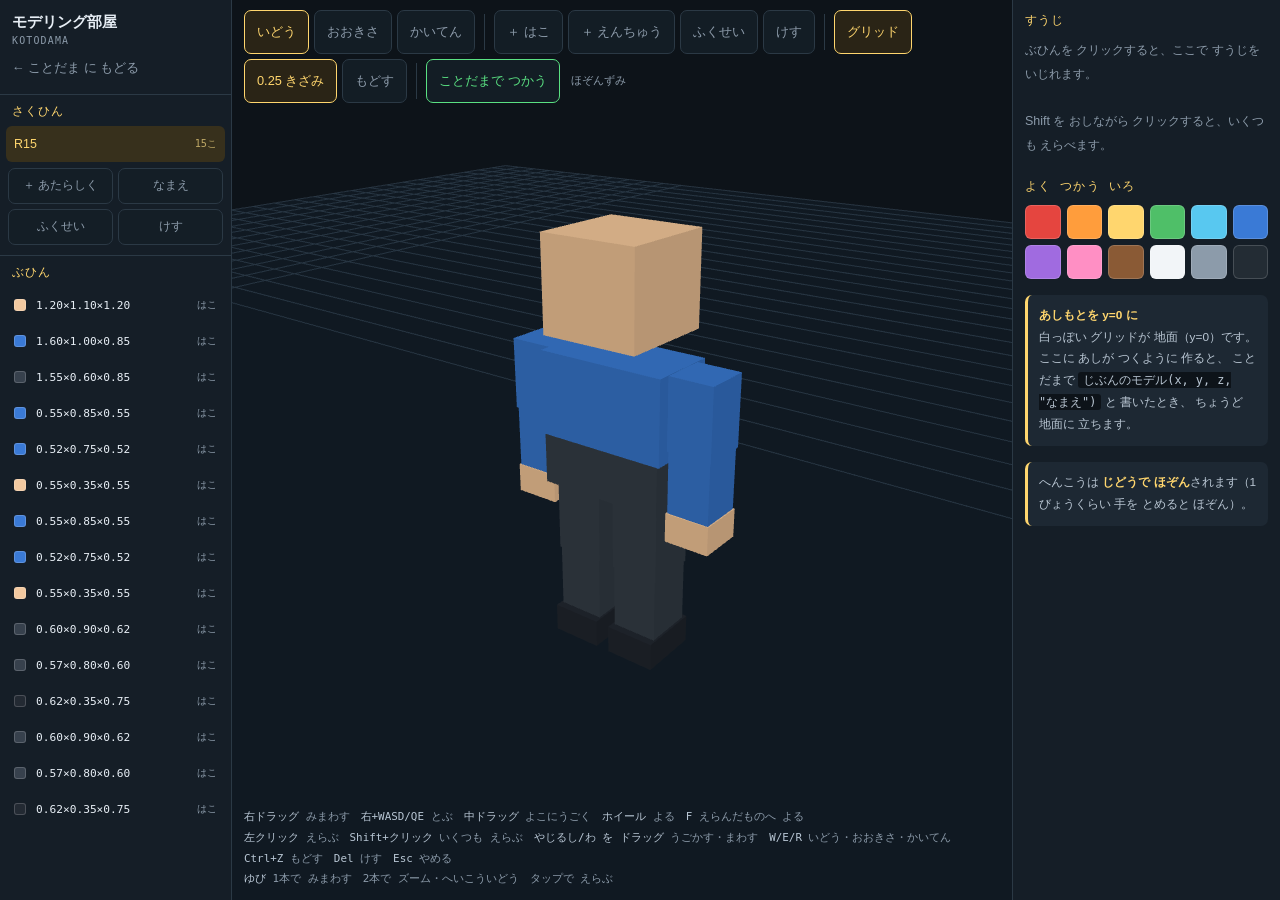
<file: game/make/model.html>
<!doctype html>
<html lang="ja">
<head>
<meta charset="utf-8">
<meta name="viewport" content="width=device-width, initial-scale=1, maximum-scale=1, user-scalable=no">
<title>ことだま — モデリング部屋</title>
<style>
  /* ============================================================
     いろ と 基本
     ============================================================ */
  :root {
    --bg:     #0d1319;   /* いちばん暗いところ */
    --panel:  #151e27;   /* 左右のパネル */
    --panel2: #1d2833;   /* パネルの中の少し明るいところ */
    --line:   #2b3945;   /* 線 */
    --ink:    #e7eef5;   /* 文字 */
    --muted:  #8c9baa;   /* うすい文字 */
    --accent: #ffd66e;   /* えらんでいる色（ことだまの色） */
    --danger: #ff6b6b;   /* 消すボタン */
    --ok:     #5ae182;   /* できたよの色 */
    --mono: ui-monospace, SFMono-Regular, Consolas, 'BIZ UDGothic', monospace;
  }
  * { box-sizing: border-box; }
  html, body {
    margin: 0; height: 100%; overflow: hidden;
    background: var(--bg); color: var(--ink);
    font-family: 'Segoe UI', 'Hiragino Kaku Gothic ProN', 'Yu Gothic', Meiryo, sans-serif;
    -webkit-user-select: none; user-select: none;
    -webkit-text-size-adjust: 100%;
  }
  /* 左ドラッグしたときに、ブラウザが「画像を運ぼう」としてゴーストを出すのを止める。
     （これは実際に起きた不具合。canvas と画像っぽいもの全部に効かせる） */
  canvas, img, a {
    -webkit-user-drag: none;
    user-drag: none;
  }

  #app { display: flex; height: 100%; }

  /* ============================================================
     左（作品の一覧 と 部品の一覧）
     ============================================================ */
  #left {
    width: 232px; flex: none; background: var(--panel);
    border-right: 1px solid var(--line);
    display: flex; flex-direction: column; min-height: 0;
  }
  #left .top { padding: 12px 12px 10px; border-bottom: 1px solid var(--line); }
  #left h1 { font-size: .95rem; margin: 0 0 2px; }
  #left .sub { font-family: var(--mono); font-size: .62rem; color: var(--muted); letter-spacing: .12em; }
  #left .back {
    color: var(--muted); font-size: .8rem; text-decoration: none;
    display: inline-flex; align-items: center; min-height: 32px; margin-top: 6px;
  }
  #left .back:hover { color: var(--accent); }

  .sect { border-bottom: 1px solid var(--line); display: flex; flex-direction: column; min-height: 0; }
  .sect > h2 {
    font-size: .72rem; margin: 0; padding: 9px 12px 5px; color: var(--accent);
    font-family: var(--mono); letter-spacing: .1em; font-weight: 500;
  }
  #wlist { max-height: 30vh; overflow-y: auto; padding: 2px 6px 6px; }
  #plist { flex: 1; overflow-y: auto; padding: 2px 6px 10px; min-height: 60px; }
  .wrow, .prow {
    display: grid; align-items: center; gap: 8px;
    padding: 7px 8px; border-radius: 6px; cursor: pointer;
    min-height: 36px; font-size: .78rem;
  }
  .wrow { grid-template-columns: 1fr auto; }
  .prow { grid-template-columns: 14px 1fr auto; font-family: var(--mono); font-size: .7rem; }
  .wrow:hover, .prow:hover { background: var(--panel2); }
  .wrow.on, .prow.on { background: #37301c; color: var(--accent); }
  .prow .sw { width: 12px; height: 12px; border-radius: 3px; border: 1px solid rgba(255,255,255,.18); }
  .nm { overflow: hidden; text-overflow: ellipsis; white-space: nowrap; }
  .cnt, .prow .ty { color: var(--muted); font-size: .64rem; font-family: var(--mono); }
  .wrow.on .cnt { color: #bda765; }

  .wbtns { display: flex; flex-wrap: wrap; gap: 5px; padding: 0 8px 10px; }
  .wbtns .btn { flex: 1 1 44%; }

  /* ============================================================
     まんなか（3Dの画面）
     ============================================================ */
  #stage { position: relative; flex: 1; min-width: 0; }
  canvas#c {
    display: block; width: 100%; height: 100%;
    touch-action: none;            /* 指の操作を全部こちらで受け取る */
    -webkit-user-select: none; user-select: none;
    outline: none;
  }

  #bar {
    position: absolute; left: 12px; top: 10px;
    display: flex; gap: 5px; flex-wrap: wrap; align-items: center;
    max-width: calc(100% - 24px);
  }
  .btn {
    cursor: pointer; padding: 8px 12px; border-radius: 7px;
    border: 1px solid var(--line); background: rgba(21,30,39,.94);
    color: var(--muted); font: inherit; font-size: .8rem;
    min-height: 44px;              /* タブレットの指でも押せる大きさ */
    display: inline-flex; align-items: center; justify-content: center;
    white-space: nowrap;
  }
  .btn:hover { color: var(--ink); border-color: #3d4f5e; }
  .btn.on { border-color: var(--accent); color: var(--accent); background: #2a2416; }
  .btn.red:hover { color: var(--danger); border-color: var(--danger); }
  .btn.go { border-color: var(--ok); color: var(--ok); }
  .btn.small { min-height: 36px; padding: 6px 9px; font-size: .74rem; }
  .sep { width: 1px; align-self: stretch; background: var(--line); margin: 4px 4px; }
  .only-narrow { display: none; }

  #state {
    font-family: var(--mono); font-size: .68rem; color: var(--muted);
    padding: 0 6px; white-space: nowrap;
  }

  #help {
    position: absolute; left: 12px; bottom: 10px; right: 12px;
    font-family: var(--mono); font-size: .68rem; color: var(--muted);
    line-height: 1.9; pointer-events: none;
  }
  #help b { color: #b8c6d4; font-weight: 500; }

  #toast {
    position: absolute; left: 50%; bottom: 26px; transform: translateX(-50%);
    background: #23303c; border: 1px solid var(--accent); color: var(--accent);
    padding: 10px 18px; border-radius: 8px; font-size: .85rem;
    opacity: 0; transition: opacity .2s; pointer-events: none; white-space: nowrap;
  }

  /* ============================================================
     右（プロパティ と 色）
     ============================================================ */
  #right {
    width: 268px; flex: none; background: var(--panel);
    border-left: 1px solid var(--line); overflow-y: auto; padding: 12px;
  }
  #right h2 {
    font-size: .78rem; margin: 0 0 10px; color: var(--accent);
    font-family: var(--mono); letter-spacing: .1em; font-weight: 500;
  }
  .fgrp { margin-bottom: 13px; }
  .flab { font-size: .68rem; color: var(--muted); margin-bottom: 4px; font-family: var(--mono); }
  .frow { display: grid; grid-template-columns: repeat(3, 1fr); gap: 5px; }
  input[type=number], input[type=text] {
    width: 100%; background: #0d1319; border: 1px solid var(--line); color: var(--ink);
    border-radius: 6px; padding: 8px 7px; font-family: var(--mono); font-size: .76rem;
    min-height: 38px;
  }
  input:focus { outline: none; border-color: var(--accent); }
  input[type=color] {
    width: 100%; height: 40px; background: none; border: 1px solid var(--line);
    border-radius: 6px; padding: 2px; cursor: pointer;
  }
  .empty { color: var(--muted); font-size: .78rem; line-height: 1.9; }
  .multi {
    background: #37301c; border: 1px solid var(--accent); color: var(--accent);
    border-radius: 7px; padding: 8px 10px; margin-bottom: 12px; font-size: .8rem;
  }
  .multi span { display: block; color: #bda765; font-size: .68rem; margin-top: 2px; }

  #pal { display: grid; grid-template-columns: repeat(6, 1fr); gap: 6px; }
  #pal button {
    height: 34px; border-radius: 6px; border: 1px solid rgba(255,255,255,.16);
    cursor: pointer; padding: 0;
  }
  #pal button:hover { border-color: var(--accent); }

  .note {
    margin-top: 16px; padding: 10px 11px; border-radius: 7px; background: var(--panel2);
    border-left: 3px solid var(--accent); font-size: .74rem; line-height: 1.85; color: #b9c6d3;
  }
  .note code { font-family: var(--mono); background: #0d1319; padding: 1px 5px; border-radius: 3px; }
  .note b { color: var(--accent); font-weight: 600; }

  /* ============================================================
     せまい画面（学校のタブレットなど）… 左右のパネルを畳む
     ============================================================ */
  @media (max-width: 880px) {
    .only-narrow { display: inline-flex; }
    #left, #right {
      position: absolute; top: 0; height: 100%; z-index: 30;
      box-shadow: 0 0 26px rgba(0,0,0,.55);
      transition: transform .18s ease-out;
    }
    #left  { left: 0;  transform: translateX(-102%); }
    #right { right: 0; transform: translateX(102%); }
    #left.open, #right.open { transform: translateX(0); }
    #stage { width: 100%; }
    /* 道具の列は よこに スクロールさせる。畳むボタンは いつも 見える所に とめておく */
    #bar {
      flex-wrap: nowrap; overflow-x: auto; overflow-y: hidden;
      left: 8px; right: 8px; top: 62px; max-width: none; padding-bottom: 4px;
    }
    #bar::-webkit-scrollbar { height: 6px; }
    #bar::-webkit-scrollbar-thumb { background: #2b3945; border-radius: 3px; }
    /* 道具の列（#bar）の中ではなく、画面そのものに とめる */
    .only-narrow { position: fixed; top: 10px; z-index: 35; }
    #burger { left: 8px; }
    #gear { right: 8px; }
    /* 引き出しが 出ているときは、ボタンを その となりに よけて 重ならないようにする */
    #app.leftopen  #burger { left: 240px; }
    #app.rightopen #gear   { right: 276px; }
    #help { display: none; }
  }
</style>
</head>
<body>

<div id="app">

  <!-- ===== 左：作品の一覧 と 部品の一覧 ===== -->
  <aside id="left">
    <div class="top">
      <h1>モデリング部屋</h1>
      <div class="sub">KOTODAMA</div>
      <a class="back" href="index.html">← ことだま に もどる</a>
    </div>

    <div class="sect">
      <h2>さくひん</h2>
      <div id="wlist"></div>
      <div class="wbtns">
        <button class="btn small" id="wNew">＋ あたらしく</button>
        <button class="btn small" id="wRename">なまえ</button>
        <button class="btn small" id="wDup">ふくせい</button>
        <button class="btn small red" id="wDel">けす</button>
      </div>
    </div>

    <div class="sect" style="flex:1; border-bottom:none;">
      <h2>ぶひん</h2>
      <div id="plist"></div>
    </div>
  </aside>

  <!-- ===== まんなか：3Dの画面 ===== -->
  <main id="stage">
    <canvas id="c" draggable="false" tabindex="0"></canvas>

    <div id="bar">
      <button class="btn only-narrow" id="burger">☰ さくひん</button>
      <button class="btn on" id="tMove">いどう</button>
      <button class="btn" id="tScale">おおきさ</button>
      <button class="btn" id="tRot">かいてん</button>
      <div class="sep"></div>
      <button class="btn" id="addBox">＋ はこ</button>
      <button class="btn" id="addCyl">＋ えんちゅう</button>
      <button class="btn" id="dup">ふくせい</button>
      <button class="btn red" id="del">けす</button>
      <div class="sep"></div>
      <button class="btn on" id="grid">グリッド</button>
      <button class="btn on" id="snapBtn">0.25 きざみ</button>
      <button class="btn" id="undoBtn">もどす</button>
      <div class="sep"></div>
      <button class="btn go" id="use">ことだまで つかう</button>
      <span id="state">ほぞんずみ</span>
      <button class="btn only-narrow" id="gear">▤ すうじ</button>
    </div>

    <div id="help">
      <b>右ドラッグ</b> みまわす　<b>右+WASD/QE</b> とぶ　<b>中ドラッグ</b> よこにうごく　<b>ホイール</b> よる　<b>F</b> えらんだものへ よる<br>
      <b>左クリック</b> えらぶ　<b>Shift+クリック</b> いくつも えらぶ　<b>やじるし/わ を ドラッグ</b> うごかす・まわす　<b>W/E/R</b> いどう・おおきさ・かいてん　<b>Ctrl+Z</b> もどす　<b>Del</b> けす　<b>Esc</b> やめる<br>
      <b>ゆび</b> 1本で みまわす　2本で ズーム・へいこういどう　タップで えらぶ
    </div>

    <div id="toast"></div>
  </main>

  <!-- ===== 右：えらんだ部品の数字 と 色 ===== -->
  <aside id="right">
    <h2>すうじ</h2>
    <div id="props">
      <div class="empty">ぶひんを クリックすると、ここで すうじを いじれます。<br><br>Shift を おしながら クリックすると、いくつも えらべます。</div>
    </div>

    <h2 style="margin-top:20px">よく つかう いろ</h2>
    <div id="pal"></div>

    <div class="note">
      <b>あしもとを y=0 に</b><br>
      白っぽい グリッドが 地面（y=0）です。ここに あしが つくように 作ると、
      ことだまで <code>じぶんのモデル(x, y, z, "なまえ")</code> と 書いたとき、
      ちょうど 地面に 立ちます。
    </div>
    <div class="note">
      へんこうは <b>じどうで ほぞん</b>されます（1びょうくらい 手を とめると ほぞん）。
    </div>
  </aside>

</div>

<script type="module" src="./src/model.js"></script>
</body>
</html>
</file>
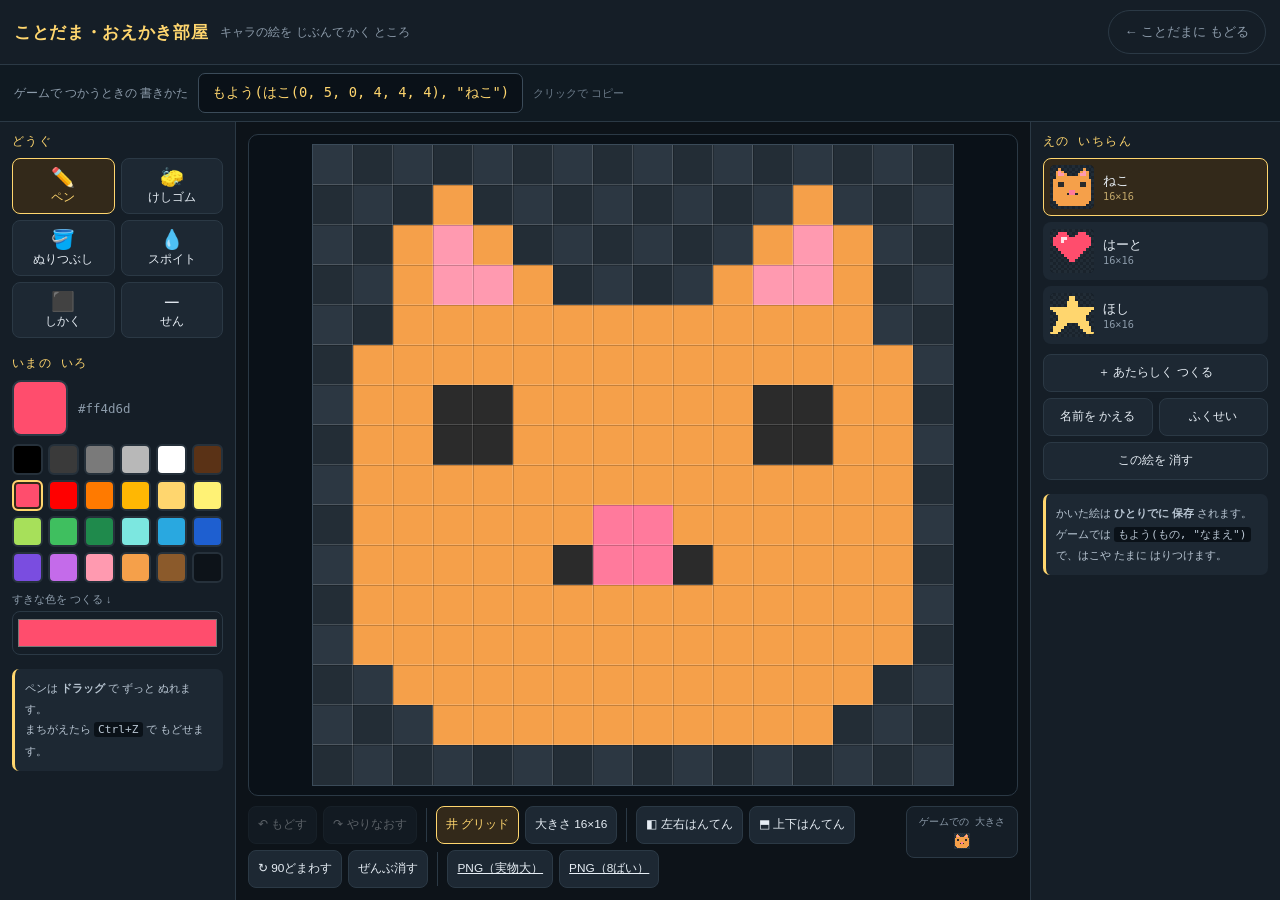
<file: game/make/paint.html>
<!doctype html>
<html lang="ja">
<head>
<meta charset="utf-8">
<meta name="viewport" content="width=device-width, initial-scale=1, viewport-fit=cover">
<title>ことだま・おえかき部屋</title>
<style>
  /* ==========================================================
     ことだま・おえかき部屋（ドット絵エディタ）の見た目
     style.css は使いません。この <style> と src/paint.js だけで完結します。
     色は ことだま／Gun Arena の他のページと合わせています。
     ========================================================== */
  :root {
    --bg:    #0d1319;   /* 背景 */
    --panel: #151e27;   /* パネル */
    --panel2:#1d2833;   /* パネル（少し明るい） */
    --line:  #2b3945;   /* 線 */
    --ink:   #e7eef5;   /* 文字 */
    --muted: #8c9baa;   /* うすい文字 */
    --accent:#ffd66e;   /* アクセント（きいろ） */
    --danger:#ff6060;   /* 消すボタン */
    --mono: ui-monospace, SFMono-Regular, Consolas, 'BIZ UDGothic', monospace;
  }
  * { box-sizing: border-box; }

  html, body {
    margin: 0; padding: 0;
    min-height: 100%;
    background: var(--bg); color: var(--ink);
    font-family: 'Segoe UI', 'Hiragino Kaku Gothic ProN', 'Yu Gothic', Meiryo, sans-serif;
    /* 指でなぞったときに文字が青く選ばれてしまうのを止める */
    -webkit-user-select: none; user-select: none;
    -webkit-tap-highlight-color: transparent;
  }
  body { display: flex; flex-direction: column; min-height: 100vh; }

  /* 画像として掴まれる（ゴーストが出る）のを、ページ全体で止める */
  img, canvas, a, button { -webkit-user-drag: none; }

  /* ---------- いちばん上の帯 ---------- */
  header {
    flex: none;
    display: flex; align-items: center; gap: 12px; flex-wrap: wrap;
    padding: 10px 14px;
    background: var(--panel); border-bottom: 1px solid var(--line);
  }
  header h1 {
    margin: 0; font-size: 1.05rem; font-weight: 700; color: var(--accent);
    letter-spacing: .04em;
  }
  header .sub { font-size: .72rem; color: var(--muted); }
  header .grow { flex: 1; }
  header a.back {
    color: var(--muted); font-size: .82rem; text-decoration: none;
    border: 1px solid var(--line); border-radius: 999px;
    padding: 10px 16px; min-height: 44px; display: inline-flex; align-items: center;
  }
  header a.back:hover { color: var(--accent); border-color: var(--accent); }

  /* ---------- ゲームでの書きかたを出す帯 ---------- */
  #codebar {
    flex: none;
    display: flex; align-items: center; gap: 10px; flex-wrap: wrap;
    padding: 8px 14px;
    background: #101a22; border-bottom: 1px solid var(--line);
  }
  #codebar .lab { font-size: .72rem; color: var(--muted); }
  #code {
    font-family: var(--mono); font-size: .86rem; color: var(--accent);
    background: #0a1118; border: 1px solid #3b4b59; border-radius: 7px;
    padding: 9px 13px; min-height: 40px; display: inline-flex; align-items: center;
    cursor: pointer; white-space: nowrap; overflow-x: auto; max-width: 100%;
  }
  #code:hover { border-color: var(--accent); background: #131f28; }
  #codebar .hint { font-size: .7rem; color: #6d7c8b; }

  /* ---------- 3つのならび ---------- */
  #app {
    flex: 1; min-height: 0;
    display: flex; align-items: stretch;
  }

  aside, #center { min-width: 0; }

  /* 左：道具と色 */
  #side {
    width: 236px; flex: none; overflow-y: auto;
    background: var(--panel); border-right: 1px solid var(--line);
    padding: 12px;
  }
  /* 右：絵の一覧 */
  #arts {
    width: 250px; flex: none; overflow-y: auto;
    background: var(--panel); border-left: 1px solid var(--line);
    padding: 12px;
  }
  /* 真ん中：ドットの板 */
  #center { flex: 1; display: flex; flex-direction: column; min-height: 0; padding: 12px; gap: 10px; }

  h2 {
    font-size: .74rem; margin: 0 0 8px; color: var(--accent);
    font-family: var(--mono); letter-spacing: .12em; font-weight: 500;
  }
  h2.mt { margin-top: 18px; }

  /* ---------- ボタン ---------- */
  .btn {
    cursor: pointer; font: inherit; font-size: .8rem;
    min-height: 44px; padding: 8px 12px;
    border-radius: 8px; border: 1px solid var(--line);
    background: var(--panel2); color: var(--ink);
    display: inline-flex; align-items: center; justify-content: center; gap: 6px;
  }
  .btn:hover { border-color: #4a5d6d; }
  .btn.on { border-color: var(--accent); color: var(--accent); background: #33291a; }
  .btn.red:hover { color: var(--danger); border-color: var(--danger); }
  .btn.mini { min-height: 38px; font-size: .74rem; padding: 6px 9px; }
  .btn:disabled { opacity: .35; cursor: default; }

  /* 道具のならび（2列） */
  #tools { display: grid; grid-template-columns: 1fr 1fr; gap: 6px; }
  #tools .btn { flex-direction: column; gap: 2px; min-height: 56px; font-size: .72rem; padding: 6px 4px; }
  #tools .btn .ic { font-size: 1.2rem; line-height: 1.1; }

  /* いまの色 */
  #nowbox { display: flex; align-items: center; gap: 10px; margin-bottom: 8px; }
  #nowsw {
    width: 56px; height: 56px; flex: none; border-radius: 9px;
    border: 2px solid var(--line);
    /* 市松（透明のとき用） */
    background-color: #ff4d6d;
  }
  #nowtx { font-family: var(--mono); font-size: .78rem; color: var(--muted); }

  /* パレット */
  #palette { display: grid; grid-template-columns: repeat(6, 1fr); gap: 5px; }
  #palette button {
    width: 100%; aspect-ratio: 1 / 1; min-height: 30px;
    border-radius: 6px; border: 2px solid #26313b; cursor: pointer; padding: 0;
  }
  #palette button.on { border-color: var(--accent); box-shadow: 0 0 0 2px #33291a inset; }

  .picklab { display: block; margin-top: 10px; font-size: .68rem; color: var(--muted); }
  #pick { width: 100%; height: 44px; margin-top: 4px; padding: 3px;
          background: none; border: 1px solid var(--line); border-radius: 8px; cursor: pointer; }

  /* ---------- ドットの板 ---------- */
  #boardwrap {
    flex: 1; min-height: 220px;
    display: flex; align-items: center; justify-content: center;
    background: #0a1118; border: 1px solid var(--line); border-radius: 10px;
    overflow: hidden;
  }
  #board {
    display: block;
    /* ★ここが大事★ 画像として掴まれない・指でスクロールしない */
    -webkit-user-drag: none; user-select: none; -webkit-user-select: none;
    touch-action: none;
    image-rendering: pixelated;
    cursor: crosshair;
    box-shadow: 0 0 0 1px #3b4b59;
  }

  /* 板の下のボタンたち */
  #barrow { display: flex; gap: 12px; align-items: flex-start; flex-wrap: wrap; }
  #bar { display: flex; gap: 6px; flex-wrap: wrap; flex: 1; min-width: 0; }
  #bar .sep { width: 1px; align-self: stretch; background: var(--line); margin: 2px 3px; }

  /* 実物大プレビュー */
  #prevbox {
    flex: none; display: flex; flex-direction: column; align-items: center; gap: 4px;
    border: 1px solid var(--line); border-radius: 8px; padding: 8px 12px; background: var(--panel);
  }
  #prevbox .lab { font-size: .64rem; color: var(--muted); font-family: var(--mono); }
  #prev { display: block; image-rendering: pixelated; -webkit-user-drag: none; }

  /* ---------- 絵の一覧 ---------- */
  #list { display: flex; flex-direction: column; gap: 6px; }
  .arow {
    display: grid; grid-template-columns: 44px 1fr; gap: 9px; align-items: center;
    padding: 6px; border-radius: 8px; cursor: pointer;
    border: 1px solid transparent; background: var(--panel2);
    min-height: 56px;
  }
  .arow:hover { border-color: #4a5d6d; }
  .arow.on { border-color: var(--accent); background: #33291a; }
  .arow canvas {
    width: 44px; height: 44px; border-radius: 5px; image-rendering: pixelated;
    -webkit-user-drag: none; background: #0a1118;
  }
  .arow .nm { font-size: .84rem; overflow: hidden; text-overflow: ellipsis; white-space: nowrap; }
  .arow .sz { font-family: var(--mono); font-size: .64rem; color: var(--muted); }
  .arow.on .sz { color: #c3a86a; }
  #artbtns { display: grid; grid-template-columns: 1fr 1fr; gap: 6px; margin-top: 10px; }
  #artbtns .wide { grid-column: 1 / -1; }

  .note {
    margin-top: 14px; padding: 9px 10px; border-radius: 7px;
    background: var(--panel2); border-left: 3px solid var(--accent);
    font-size: .7rem; line-height: 1.85; color: #b9c6d3;
  }
  .note code { font-family: var(--mono); background: #0a1118; padding: 1px 4px; border-radius: 3px; }

  /* ---------- お知らせ（トースト） ---------- */
  #toast {
    position: fixed; left: 50%; bottom: 22px; transform: translateX(-50%);
    background: #23303c; border: 1px solid var(--accent); color: var(--accent);
    padding: 11px 18px; border-radius: 8px; font-size: .85rem;
    opacity: 0; transition: opacity .2s; pointer-events: none; z-index: 120;
  }
  #toast.show { opacity: 1; }

  /* ---------- まんなかに出る箱（名前を聞く／たしかめる） ---------- */
  #dlg {
    position: fixed; inset: 0; z-index: 100;
    background: rgba(5,9,13,.82);
    display: none; align-items: center; justify-content: center; padding: 16px;
  }
  #dlg.show { display: flex; }
  #dlg .card {
    width: min(420px, 100%);
    background: var(--panel); border: 1px solid var(--line); border-radius: 12px;
    padding: 18px; display: flex; flex-direction: column; gap: 12px;
  }
  #dlg h3 { margin: 0; font-size: 1rem; color: var(--accent); }
  #dlg .msg { font-size: .84rem; color: #b9c6d3; line-height: 1.8; white-space: pre-wrap; }
  #dlg input[type=text] {
    width: 100%; min-height: 46px;
    background: #0a1118; border: 1px solid var(--line); color: var(--ink);
    border-radius: 8px; padding: 10px 12px; font: inherit; font-size: 1rem;
    -webkit-user-select: text; user-select: text;
  }
  #dlg input[type=text]:focus { outline: none; border-color: var(--accent); }
  #dlg .sizes { display: grid; grid-template-columns: repeat(4, 1fr); gap: 6px; }
  #dlg .err { font-size: .8rem; color: var(--danger); min-height: 1.1em; }
  #dlg .row { display: flex; gap: 8px; justify-content: flex-end; }
  #dlg .row .btn { min-width: 96px; }

  /* ---------- 幅がせまいとき（タブレットを縦にしたときなど） ---------- */
  @media (max-width: 900px) {
    #app { flex-direction: column; }
    #side, #arts {
      width: auto; border: none; border-bottom: 1px solid var(--line);
      overflow: visible;
    }
    #arts { border-bottom: none; border-top: 1px solid var(--line); }
    #center { order: -1; }              /* 板をいちばん上に */
    #boardwrap { height: min(78vw, 56vh); min-height: 200px; flex: none; }
    #palette { grid-template-columns: repeat(8, 1fr); }
    #tools { grid-template-columns: repeat(3, 1fr); }
    #list { display: grid; grid-template-columns: repeat(auto-fill, minmax(150px, 1fr)); }
    body { overflow-y: auto; }
  }
</style>
</head>
<body>

<header>
  <h1>ことだま・おえかき部屋</h1>
  <span class="sub">キャラの絵を じぶんで かく ところ</span>
  <span class="grow"></span>
  <a class="back" href="index.html">← ことだまに もどる</a>
</header>

<div id="codebar">
  <span class="lab">ゲームで つかうときの 書きかた</span>
  <span id="code" title="クリックすると コピーします">もよう(はこ(0, 5, 0, 4, 4, 4), "ねこ")</span>
  <span class="hint">クリックで コピー</span>
</div>

<div id="app">

  <!-- ============ 左：道具と色 ============ -->
  <aside id="side">
    <h2>どうぐ</h2>
    <div id="tools">
      <button class="btn on" data-tool="pen"><span class="ic">✏️</span>ペン</button>
      <button class="btn" data-tool="eraser"><span class="ic">🧽</span>けしゴム</button>
      <button class="btn" data-tool="fill"><span class="ic">🪣</span>ぬりつぶし</button>
      <button class="btn" data-tool="pick"><span class="ic">💧</span>スポイト</button>
      <button class="btn" data-tool="rect"><span class="ic">⬛</span>しかく</button>
      <button class="btn" data-tool="line"><span class="ic">─</span>せん</button>
    </div>

    <h2 class="mt">いまの いろ</h2>
    <div id="nowbox">
      <div id="nowsw"></div>
      <div id="nowtx">#ff4d6d</div>
    </div>
    <div id="palette"></div>
    <label class="picklab" for="pick">すきな色を つくる ↓</label>
    <input type="color" id="pick" value="#ff4d6d" title="すきな色をつくる">

    <div class="note">
      ペンは <b>ドラッグ</b> で ずっと ぬれます。<br>
      まちがえたら <code>Ctrl+Z</code> で もどせます。
    </div>
  </aside>

  <!-- ============ 真ん中：ドットの板 ============ -->
  <section id="center">
    <div id="boardwrap">
      <canvas id="board" draggable="false"></canvas>
    </div>

    <div id="barrow">
      <div id="bar">
        <button class="btn mini" id="bUndo" title="Ctrl+Z">↶ もどす</button>
        <button class="btn mini" id="bRedo" title="Ctrl+Y">↷ やりなおす</button>
        <div class="sep"></div>
        <button class="btn mini on" id="bGrid">井 グリッド</button>
        <button class="btn mini" id="bSize">大きさ 16×16</button>
        <div class="sep"></div>
        <button class="btn mini" id="bFlipH">◧ 左右はんてん</button>
        <button class="btn mini" id="bFlipV">⬒ 上下はんてん</button>
        <button class="btn mini" id="bRot">↻ 90どまわす</button>
        <button class="btn mini red" id="bClear">ぜんぶ消す</button>
        <div class="sep"></div>
        <a class="btn mini" id="bPng1" download="art.png" href="#">PNG（実物大）</a>
        <a class="btn mini" id="bPng8" download="art.png" href="#">PNG（8ばい）</a>
      </div>

      <div id="prevbox">
        <span class="lab">ゲームでの 大きさ</span>
        <canvas id="prev" draggable="false"></canvas>
      </div>
    </div>
  </section>

  <!-- ============ 右：絵の一覧 ============ -->
  <aside id="arts">
    <h2>えの いちらん</h2>
    <div id="list"></div>
    <div id="artbtns">
      <button class="btn mini wide" id="bNew">＋ あたらしく つくる</button>
      <button class="btn mini" id="bRename">名前を かえる</button>
      <button class="btn mini" id="bDup">ふくせい</button>
      <button class="btn mini red wide" id="bDel">この絵を 消す</button>
    </div>
    <div class="note">
      かいた絵は <b>ひとりでに 保存</b> されます。<br>
      ゲームでは <code>もよう(もの, "なまえ")</code> で、はこや たまに はりつけます。
    </div>
  </aside>

</div>

<div id="toast"></div>

<!-- 名前を聞いたり、たしかめたりする箱 -->
<div id="dlg">
  <div class="card">
    <h3 id="dlgTitle">タイトル</h3>
    <div class="msg" id="dlgMsg"></div>
    <input type="text" id="dlgInput" maxlength="24" autocomplete="off" spellcheck="false">
    <div class="sizes" id="dlgSizes">
      <button class="btn mini" data-size="8">8×8</button>
      <button class="btn mini" data-size="16">16×16</button>
      <button class="btn mini" data-size="32">32×32</button>
      <button class="btn mini" data-size="64">64×64</button>
    </div>
    <div class="err" id="dlgErr"></div>
    <div class="row">
      <button class="btn" id="dlgCancel">やめる</button>
      <button class="btn on" id="dlgOk">OK</button>
    </div>
  </div>
</div>

<script type="module" src="./src/paint.js"></script>
</body>
</html>
</file>
<file: game/style.css>
/* =======================================================================
   Gun Arena ブラウザ版 - HUD のスタイル

   ・#hud は WebGL キャンバスの上にかぶさるので、全体は pointer-events:none。
     クリックさせたい部品（歯車ボタン・スライダー・武器カード・閉じるボタン）
     にだけ pointer-events:auto を戻しています。
   ・外部フォント／画像は一切読み込みません（オフラインで動くこと）。
   ======================================================================= */

#hud,
.hud-root {
  position: absolute;
  inset: 0;
  overflow: hidden;
  pointer-events: none;
  user-select: none;
  -webkit-user-select: none;
  color: #fff;
  font-family: 'Segoe UI', 'Hiragino Kaku Gothic ProN', 'Yu Gothic', Meiryo, sans-serif;
  font-size: 16px;
  line-height: 1.25;
  z-index: 10;
}

.hud-root * {
  box-sizing: border-box;
}

/* 画面いっぱいに広がるだけの土台（レイヤー） */
.h-layer {
  position: absolute;
  inset: 0;
  pointer-events: none;
}

/* -----------------------------------------------------------------------
   クロスヘア
   中心の点と、離れた 4 本のヒゲ。ヒゲの距離（gap）は JS が毎フレーム書きます。
   ----------------------------------------------------------------------- */
.h-cross {
  position: absolute;
  left: 50%;
  top: 50%;
  width: 0;
  height: 0;
}

.h-cross-dot {
  position: absolute;
  left: 0;
  top: 0;
  width: 3px;
  height: 3px;
  margin: -1.5px 0 0 -1.5px;
  background: #ffd66e;
}

.h-cross-tick {
  position: absolute;
  left: 0;
  top: 0;
  background: #fff;
}

.h-cross-tick.v {
  width: 2px;
  height: 10px;
  margin: -5px 0 0 -1px;
}

.h-cross-tick.h {
  width: 10px;
  height: 2px;
  margin: -1px 0 0 -5px;
}

/* スコープ中と死亡中はクロスヘアを隠す */
.hud-root.scope-on .h-cross,
.hud-root.is-dead .h-cross {
  display: none;
}

/* -----------------------------------------------------------------------
   ヒットマーカー
   ----------------------------------------------------------------------- */
.h-hit {
  position: absolute;
  left: 50%;
  top: 50%;
  width: 34px;
  height: 34px;
  margin: -17px 0 0 -17px;
  --r: 12px;
  opacity: 0;
}

.h-hit.on {
  opacity: 1;
}

/* キル時は少し大きく、赤くする */
.h-hit.kill {
  width: 46px;
  height: 46px;
  margin: -23px 0 0 -23px;
  --r: 16px;
}

.h-hit-bar {
  position: absolute;
  left: 50%;
  top: 50%;
  width: 11px;
  height: 3px;
  margin: -1.5px 0 0 -5.5px;
  background: #fff;
}

.h-hit.kill .h-hit-bar {
  background: #ff6060;
}

/* -----------------------------------------------------------------------
   ダメージ数字
   ----------------------------------------------------------------------- */
.h-dmg {
  position: absolute;
  left: 50%;
  top: 50%;
  font-size: 24px;
  font-weight: 700;
  color: #fff6dc;
  text-shadow: 0 2px 4px rgba(0, 0, 0, 0.7);
  white-space: nowrap;
  transform: translate(-50%, -50%);
  animation: h-dmg-rise 0.65s ease-out forwards;
}

.h-dmg.head {
  font-size: 30px;
  color: #ff7878;
}

@keyframes h-dmg-rise {
  from {
    opacity: 1;
    transform: translate(-50%, -50%) translateY(0);
  }
  to {
    opacity: 0;
    transform: translate(-50%, -50%) translateY(-55px);
  }
}

/* -----------------------------------------------------------------------
   左下：体力・スライド・グレネード
   ----------------------------------------------------------------------- */
.h-left {
  position: absolute;
  left: 28px;
  bottom: 24px;
  text-shadow: 0 2px 4px rgba(0, 0, 0, 0.75);
}

.h-hp-num {
  font-size: 24px;
  font-weight: 700;
  color: #5ae182;
  margin-bottom: 4px;
}

.h-hp-bar {
  width: 280px;
  height: 14px;
  border-radius: 4px;
  overflow: hidden;
  background: rgba(22, 23, 27, 0.8);
}

.h-hp-fill {
  width: 100%;
  height: 100%;
  border-radius: 4px;
  background: #5ae182;
}

.h-slide-label {
  margin-top: 10px;
  font-size: 15px;
  font-weight: 700;
  letter-spacing: 1px;
  color: #96dcff;
}

.h-slide-bar {
  margin-top: 3px;
  width: 140px;
  height: 8px;
  border-radius: 4px;
  overflow: hidden;
  background: rgba(22, 23, 27, 0.8);
}

.h-slide-fill {
  width: 0;
  height: 100%;
  border-radius: 4px;
  background: #5a6e82;
}

.h-nades {
  margin-top: 10px;
  font-size: 16px;
  display: flex;
  gap: 16px;
}

.h-nade {
  color: #e2e4ea;
}

/* 残り 0 個のときは薄く */
.h-nade.empty {
  opacity: 0.55;
}

/* -----------------------------------------------------------------------
   右下：武器と弾
   ----------------------------------------------------------------------- */
.h-right {
  position: absolute;
  right: 28px;
  bottom: 24px;
  text-align: right;
  text-shadow: 0 2px 4px rgba(0, 0, 0, 0.75);
}

.h-wname {
  font-size: 20px;
  color: #e2e4ea;
}

.h-ammo {
  font-size: 40px;
  font-weight: 700;
  line-height: 1.1;
  color: #ffd66e;
}

.h-ammo.dry {
  color: #ff6060;
}

.h-reload {
  font-size: 18px;
  color: #ff6060;
  min-height: 22px;
}

.h-slots {
  margin-top: 4px;
  display: flex;
  justify-content: flex-end;
  align-items: baseline;
  gap: 10px;
}

.h-slot {
  font-size: 17px;
  color: #828690;
}

.h-slot.active {
  font-size: 20px;
  font-weight: 700;
  color: #ffd66e;
}

/* -----------------------------------------------------------------------
   上中央：スコア・フェーズ・参加者タイル
   ----------------------------------------------------------------------- */
.h-score {
  position: absolute;
  top: 14px;
  left: 0;
  right: 0;
  text-align: center;
  font-size: 30px;
  font-weight: 700;
  color: #fff;
  text-shadow: 0 2px 6px rgba(0, 0, 0, 0.8);
}

.h-phase {
  position: absolute;
  top: 52px;
  left: 0;
  right: 0;
  text-align: center;
  font-size: 19px;
  color: #ffd678;
  text-shadow: 0 2px 5px rgba(0, 0, 0, 0.8);
}

.h-roster {
  position: absolute;
  top: 80px;
  left: 50%;
  transform: translateX(-50%);
  display: flex;
  gap: 6px;
}

.h-tile {
  position: relative;
  width: 44px;
  height: 44px;
  border-radius: 8px;
  background: #16181e;
  border: 2px solid #666;
  display: flex;
  align-items: center;
  justify-content: center;
  overflow: hidden;
}

.h-tile-name {
  width: 100%;
  padding: 0 2px;
  font-size: 10px;
  font-weight: 700;
  color: #dfe2e8;
  text-align: center;
  white-space: nowrap;
  overflow: hidden;
}

.h-tile-dead {
  position: absolute;
  inset: 0;
  background: rgba(0, 0, 0, 0.45);
  display: none;
  align-items: center;
  justify-content: center;
  font-size: 34px;
  font-weight: 700;
  line-height: 1;
  color: #ff5a5a;
}

.h-tile.dead .h-tile-dead {
  display: flex;
}

/* 自分のタイルの下端に金色の帯 */
.h-tile-self {
  position: absolute;
  left: 50%;
  bottom: 0;
  transform: translateX(-50%);
  width: 16px;
  height: 3px;
  background: #ffd66e;
  display: none;
}

.h-tile.self .h-tile-self {
  display: block;
}

/* -----------------------------------------------------------------------
   大きなカウントダウン数字とアナウンス
   ----------------------------------------------------------------------- */
.h-count {
  position: absolute;
  top: 38%;
  left: 0;
  right: 0;
  text-align: center;
  font-size: 120px;
  font-weight: 700;
  line-height: 1;
  color: #ffd66e;
  text-shadow: 0 4px 18px rgba(0, 0, 0, 0.8);
  display: none;
}

.h-count.on {
  display: block;
}

.h-count.punch {
  animation: h-count-punch 0.32s cubic-bezier(0.22, 1, 0.36, 1);
}

/* 120px x 1.3333 = 160px 相当から等倍へ戻る */
@keyframes h-count-punch {
  from {
    transform: scale(1.3333);
  }
  to {
    transform: scale(1);
  }
}

.h-announce {
  position: absolute;
  top: 20%;
  left: 0;
  right: 0;
  text-align: center;
  font-size: 38px;
  font-weight: 700;
  color: #ffe9b4;
  text-shadow: 0 3px 12px rgba(0, 0, 0, 0.85);
  opacity: 0;
  transition: opacity 0.2s linear;
}

.h-announce.on {
  opacity: 1;
}

/* -----------------------------------------------------------------------
   右上：歯車ボタンとキルフィード
   ----------------------------------------------------------------------- */
.h-gear-wrap {
  position: absolute;
  top: 14px;
  right: 16px;
  width: 40px;
  text-align: center;
}

.h-gear {
  width: 40px;
  height: 40px;
  border-radius: 10px;
  background: #1c1e26;
  border: none;
  color: #d8dbe2;
  font-size: 22px;
  line-height: 1;
  font-family: inherit;
  cursor: pointer;
  pointer-events: auto;
  display: flex;
  align-items: center;
  justify-content: center;
}

.h-gear:hover {
  background: #2a2d38;
}

.h-gear-hint {
  margin-top: 2px;
  font-size: 11px;
  color: #7d818b;
}

.h-feed {
  position: absolute;
  top: 74px;
  right: 16px;
  width: 420px;
  display: flex;
  flex-direction: column;
  align-items: flex-end;
  gap: 4px;
}

.h-feed-line {
  max-width: 100%;
  padding: 3px 9px;
  border-radius: 4px;
  font-size: 16px;
  font-weight: 700;
  color: #e6e8ee;
  background: rgba(10, 11, 14, 0.55);
  white-space: nowrap;
  overflow: hidden;
  text-overflow: ellipsis;
  opacity: 1;
  transition: opacity 0.5s linear;
}

.h-feed-line.out {
  opacity: 0;
}

/* -----------------------------------------------------------------------
   全画面のオーバーレイ類
   ----------------------------------------------------------------------- */
.h-vignette {
  position: absolute;
  inset: 0;
  background: radial-gradient(ellipse at center,
      rgba(0, 0, 0, 0) 30%,
      rgba(0, 0, 0, 0.55) 70%,
      rgba(0, 0, 0, 1) 100%);
  opacity: 0;
  transition: opacity 0.15s linear;
}

.hud-root.aiming .h-vignette {
  opacity: 0.55;
}

/* 体力が減ったときの赤み。濃さは JS が書きます */
.h-danger {
  position: absolute;
  inset: 0;
  background: #be1414;
  opacity: 0;
}

/* フラッシュバン */
.h-flash {
  position: absolute;
  inset: 0;
  background: #fff;
  opacity: 0;
}

/* -----------------------------------------------------------------------
   スナイパースコープ
   穴は radial-gradient 1 枚で抜きます（帯を並べたりはしません）。
   直径 0.86 x min(vw,vh) なので半径は 43vmin。
   ----------------------------------------------------------------------- */
.h-scope {
  position: absolute;
  inset: 0;
  display: none;
}

.hud-root.scope-on .h-scope {
  display: block;
}

.h-scope-mask {
  position: absolute;
  inset: 0;
  background: radial-gradient(circle at center,
      rgba(0, 0, 0, 0) 0,
      rgba(0, 0, 0, 0) 42.4vmin,
      rgba(0, 0, 0, 0.9) 42.8vmin,
      #000 43vmin,
      #000 100%);
}

.h-scope-line {
  position: absolute;
  background: #0e0f11;
}

.h-scope-dot {
  position: absolute;
  left: 50%;
  top: 50%;
  width: 3px;
  height: 3px;
  margin: -1.5px 0 0 -1.5px;
  background: #0e0f11;
}

.h-scope-tick {
  position: absolute;
  background: #0e0f11;
}

/* -----------------------------------------------------------------------
   パネル共通
   ----------------------------------------------------------------------- */
.h-panel {
  position: absolute;
  left: 50%;
  top: 50%;
  transform: translate(-50%, -50%);
  display: none;
}

.h-panel.open {
  display: block;
}

.h-close {
  position: absolute;
  top: 8px;
  right: 10px;
  width: 26px;
  height: 26px;
  border: none;
  border-radius: 6px;
  background: rgba(255, 255, 255, 0.07);
  color: #c8ccd4;
  font-size: 15px;
  line-height: 1;
  font-family: inherit;
  cursor: pointer;
  pointer-events: auto;
}

.h-close:hover {
  background: rgba(255, 255, 255, 0.16);
}

/* スコアボード（Tab） */
.h-board {
  width: 620px;
  height: 440px;
  padding: 16px 20px;
  border-radius: 10px;
  background: rgba(16, 17, 21, 0.88);
  overflow: hidden;
}

.h-board-title {
  margin-bottom: 10px;
  font-size: 20px;
  font-weight: 700;
  color: #ffd66e;
}

.h-board-row {
  display: flex;
  align-items: center;
  height: 30px;
  padding: 0 8px;
  border-radius: 4px;
  font-size: 16px;
}

.h-board-row.head {
  color: #9aa0ac;
  font-size: 14px;
  font-weight: 700;
  border-bottom: 1px solid rgba(255, 255, 255, 0.12);
  border-radius: 0;
  margin-bottom: 4px;
}

/* 一行おきの薄いしま模様 */
.h-board-row.odd {
  background: rgba(255, 255, 255, 0.04);
}

.h-board-c1 {
  flex: 1 1 auto;
  overflow: hidden;
  white-space: nowrap;
  text-overflow: ellipsis;
}

.h-board-c2,
.h-board-c3 {
  width: 80px;
  text-align: right;
  color: #dfe2e8;
}

.h-board-scroll {
  height: 336px;
  overflow: hidden;
}

/* 装備選択（L） */
.h-loadout {
  padding: 18px 20px 20px;
  border-radius: 10px;
  background: #0e0f13;
}

.h-loadout-title {
  margin-bottom: 12px;
  font-size: 20px;
  font-weight: 700;
  color: #ffd66e;
}

.h-lo-cols {
  display: flex;
  gap: 18px;
}

.h-lo-col {
  display: flex;
  flex-direction: column;
  gap: 8px;
}

.h-lo-head {
  margin-bottom: 2px;
  font-size: 17px;
  font-weight: 700;
  color: #ffd66e;
}

.h-lo-card {
  width: 300px;
  height: 62px;
  padding: 8px 12px;
  border: none;
  border-radius: 8px;
  background: #22242a;
  color: #e6e8ee;
  text-align: left;
  font-family: inherit;
  cursor: pointer;
  pointer-events: auto;
  display: flex;
  flex-direction: column;
  justify-content: center;
  gap: 3px;
}

.h-lo-card:hover {
  background: #2c2f37;
}

.h-lo-card.sel {
  background: #3a7abe;
}

.h-lo-card.sel:hover {
  background: #4287cd;
}

.h-lo-name {
  font-size: 17px;
  font-weight: 700;
}

.h-lo-stat {
  font-size: 13px;
  color: #b9bec8;
}

.h-lo-card.sel .h-lo-stat {
  color: #e3ecf6;
}

/* 設定（O / 歯車） */
.h-settings {
  width: 380px;
  padding: 18px 22px 22px;
  border-radius: 10px;
  background: #0e0f13;
}

.h-set-title {
  margin-bottom: 14px;
  font-size: 20px;
  font-weight: 700;
  color: #ffd66e;
}

.h-set-row {
  margin-bottom: 16px;
}

.h-set-label {
  display: flex;
  justify-content: space-between;
  margin-bottom: 6px;
  font-size: 16px;
  color: #dfe2e8;
}

.h-set-val {
  color: #ffd66e;
  font-weight: 700;
}

.h-slider {
  width: 100%;
  height: 18px;
  background: transparent;
  accent-color: #ffd66e;
  cursor: pointer;
  pointer-events: auto;
  -webkit-appearance: none;
  appearance: none;
}

.h-slider::-webkit-slider-runnable-track {
  height: 6px;
  border-radius: 3px;
  background: #2a2d36;
}

.h-slider::-webkit-slider-thumb {
  -webkit-appearance: none;
  appearance: none;
  width: 16px;
  height: 16px;
  margin-top: -5px;
  border: none;
  border-radius: 50%;
  background: #ffd66e;
}

.h-slider::-moz-range-track {
  height: 6px;
  border-radius: 3px;
  background: #2a2d36;
}

.h-slider::-moz-range-thumb {
  width: 16px;
  height: 16px;
  border: none;
  border-radius: 50%;
  background: #ffd66e;
}

/* -----------------------------------------------------------------------
   下の操作ヒント（25 秒たったら 1.5 秒かけて消える）
   ----------------------------------------------------------------------- */
.h-hint {
  position: absolute;
  bottom: 14px;
  left: 0;
  right: 0;
  text-align: center;
  font-size: 16px;
  color: #fff;
  white-space: pre;
  text-shadow: 0 2px 5px rgba(0, 0, 0, 0.8);
  opacity: 1;
  transition: opacity 1.5s linear;
}

.h-hint.out {
  opacity: 0;
}

/* 設定パネルの下に出る、ひとこと説明 */
.h-set-note {
  margin-top: 14px;
  padding-top: 12px;
  border-top: 1px solid rgba(255, 255, 255, 0.12);
  font-size: 12px;
  line-height: 1.7;
  color: #969aa6;
}
</file>
<file: game/make/style.css>
/* =======================================================================
   ことだま — エディタ画面の見た目

   ・Gun Arena の他のページ（index.html / editor.html）と同じ色づかい。
   ・画像・外部フォント・CDN はいっさい読みこみません。
   ・画面は3列。左＝ワールド一覧と設定 / 中央＝ゲーム画面とログ / 右＝コード。
   ======================================================================= */

:root {
  --bg:     #0d1319;   /* いちばん奥の色 */
  --panel:  #151e27;   /* 板の色 */
  --panel2: #1d2833;   /* 板の色（すこし明るい） */
  --line:   #2b3945;   /* 線 */
  --ink:    #e7eef5;   /* 文字 */
  --muted:  #8c9baa;   /* うすい文字 */
  --accent: #ffd66e;   /* アクセント（黄） */
  --danger: #ff6060;   /* エラーの赤 */
  --ok:     #5ae182;   /* 動いている印（緑） */

  /* 日本語が読める等幅。外から取ってこないで、入っているものだけ使う */
  --mono: 'BIZ UDGothic', 'MS Gothic', 'Osaka-Mono', 'Hiragino Kaku Gothic ProN',
          ui-monospace, Consolas, monospace;
  --ui: 'Segoe UI', 'Hiragino Kaku Gothic ProN', 'Yu Gothic', Meiryo, sans-serif;

  --code-fs: 15px;     /* コードの字の大きさ */
  --lh: 25px;          /* 1行の高さ。行番号とそろえるので px で固定する */
  --pad-top: 10px;     /* コードの上のすきま。行番号と同じ値にすること */

  --world-w: 250px;    /* ワールド一覧の幅 */
}

* { box-sizing: border-box; }

html, body {
  margin: 0; height: 100%; overflow: hidden;
  background: var(--bg); color: var(--ink);
  font-family: var(--ui); font-size: 16px;
}

#app { height: 100%; display: flex; flex-direction: column; }

/* -----------------------------------------------------------------------
   いちばん上の帯
   ----------------------------------------------------------------------- */
#bar {
  flex: none; display: flex; align-items: center; gap: 8px;
  padding: 8px 12px; background: var(--panel);
  border-bottom: 1px solid var(--line); flex-wrap: wrap;
  user-select: none; -webkit-user-select: none;
}

.brand {
  font-size: 1.15rem; font-weight: 700; letter-spacing: .12em;
  color: var(--accent); text-decoration: none; padding: 0 10px 0 2px;
  line-height: 44px;
}
.brand:hover { text-decoration: underline; }

.btn {
  min-height: 44px; padding: 0 14px; cursor: pointer;
  display: inline-flex; align-items: center; gap: 6px;
  border: 1px solid var(--line); border-radius: 9px;
  background: var(--panel2); color: var(--ink);
  font: inherit; font-size: .92rem; white-space: nowrap;
}
a.btn { text-decoration: none; }
.btn:hover  { border-color: #43596c; background: #24313e; }
.btn:active { transform: translateY(1px); }
.btn:focus-visible { outline: 2px solid var(--accent); outline-offset: 2px; }
.btn .caret { color: var(--muted); font-size: .8rem; }

.btn.primary {
  border-color: var(--accent); color: var(--accent);
  background: #33291a; font-weight: 700; min-width: 128px; justify-content: center;
}
.btn.primary:hover { background: #423320; }
.btn.primary.running { border-color: var(--danger); color: #ffbdbd; background: #3a1c1c; }
.btn.on { border-color: var(--accent); color: var(--accent); }

.spacer { flex: 1 1 auto; }

.workinfo { display: flex; align-items: center; gap: 10px; font-size: .8rem; color: var(--muted); }
#workName {
  max-width: 22ch; overflow: hidden; text-overflow: ellipsis; white-space: nowrap;
  color: #b9c6d3;
}
.save { font-size: .72rem; color: #6d8093; }
.save.dirty { color: var(--accent); }

/* とびだすメニュー（サンプル・作品） */
.menu { position: relative; }
.pop {
  position: absolute; top: calc(100% + 6px); left: 0; z-index: 40;
  min-width: 230px; max-width: min(360px, 90vw); max-height: 62vh; overflow-y: auto;
  background: var(--panel); border: 1px solid var(--line); border-radius: 10px;
  box-shadow: 0 14px 34px rgba(0,0,0,.55); padding: 6px;
}
.pop.wide { min-width: 344px; }
.pop[hidden] { display: none; }
.pop button.item {
  display: block; width: 100%; text-align: left; min-height: 44px;
  padding: 8px 10px; border: 0; border-radius: 7px; cursor: pointer;
  background: transparent; color: var(--ink); font: inherit; font-size: .88rem;
}
.pop button.item:hover { background: var(--panel2); }
.pop button.item > span { display: block; overflow: hidden; text-overflow: ellipsis; white-space: nowrap; }
.pop .item .sub { display: block; color: var(--muted); font-size: .72rem; margin-top: 2px; }
.pop .sep { height: 1px; background: var(--line); margin: 6px 4px; }
.pop .row { display: flex; align-items: center; gap: 4px; }
.pop .row .item { flex: 1 1 auto; }
.pop .row .item.on { color: var(--accent); background: #2a2318; }
.pop .row .tool {
  flex: none; min-width: 44px; padding: 0 8px; height: 40px; border: 0; border-radius: 7px;
  cursor: pointer; background: transparent; color: var(--muted); font: inherit; font-size: .74rem;
}
.pop .row .tool:hover { background: var(--panel2); color: var(--ink); }
.pop .row .tool.del:hover { color: var(--danger); }

/* -----------------------------------------------------------------------
   真ん中（3列）
   ----------------------------------------------------------------------- */
#main { flex: 1 1 auto; min-height: 0; display: flex; gap: 10px; padding: 10px; }

.pane {
  background: var(--panel); border: 1px solid var(--line); border-radius: 10px;
  display: flex; flex-direction: column; overflow: hidden; min-height: 0;
}
.pane-head {
  flex: none; display: flex; align-items: center; justify-content: space-between; gap: 8px;
  padding: 7px 12px; border-bottom: 1px solid var(--line);
  font-size: .78rem; color: var(--muted); background: #121a22;
  user-select: none; -webkit-user-select: none;
}
/* ワールド一覧の中にある見出し。右にスクロールバーが出るぶん すきまを空ける */
.pane-head.sub { border-top: 1px solid var(--line); padding-right: 20px; }
.hint-small { font-size: .7rem; color: #5f7385; }
.mini {
  min-height: 28px; padding: 2px 10px; cursor: pointer;
  border: 1px solid var(--line); border-radius: 6px;
  background: var(--panel2); color: var(--muted); font: inherit; font-size: .72rem;
}
.mini:hover { color: var(--ink); }
.mini.del:hover { color: var(--danger); border-color: var(--danger); }

/* -----------------------------------------------------------------------
   左：ワールド一覧 と 設定
   ----------------------------------------------------------------------- */
#worldPane { flex: 0 0 var(--world-w); min-width: 0; }
#worldBody { flex: 1 1 auto; min-height: 0; overflow-y: auto; }

/* 畳んだとき（一覧と設定を隠して、細い帯だけにする） */
#worldPane.folded { flex: 0 0 46px; }
#worldPane.folded #worldBody { display: none; }
#worldPane.folded .pane-head > span:first-child { display: none; }
#worldPane.folded .pane-head { justify-content: center; padding: 7px 4px; }

/* ---- ものの一覧 ---- */
#worldList { padding: 6px; display: flex; flex-direction: column; gap: 2px; }

.witem {
  display: flex; align-items: center; gap: 6px; width: 100%;
  min-height: 34px; padding: 5px 8px; cursor: pointer; text-align: left;
  border: 1px solid transparent; border-radius: 7px;
  background: transparent; color: var(--ink); font: inherit; font-size: .84rem;
}
.witem:hover { background: var(--panel2); }
.witem.on { background: #2a2318; border-color: var(--accent); color: var(--accent); }
.witem .ico { flex: none; width: 1.3em; text-align: center; opacity: .9; }
.witem .nm  { flex: 1 1 auto; overflow: hidden; text-overflow: ellipsis; white-space: nowrap; }
.witem .doc { flex: none; font-size: .78rem; opacity: .85; }

/* 最初からあるもの（地面・プレイヤー）。置いたものと同じように選べる。
   作品のデータではないので、字だけ すこし ひかえめにする */
.witem.fixed { color: #a9b8c6; }
.witem.fixed.on { color: var(--accent); }

/* 使っていない古い書きかた（残しておいても じゃまにならない） */
.wfixed {
  display: flex; align-items: center; gap: 6px;
  padding: 4px 9px; font-size: .78rem; color: #5f7385; cursor: default;
}
.whead {
  padding: 6px 9px 2px; font-size: .68rem; color: #55697b; letter-spacing: .08em;
}
/* 見出しの上に すこし すきまを空けて、「置いたもの」と「倉庫」の区切りを見せる */
.whead + .whead, .witem + .whead, .wfixed + .whead, .wempty + .whead {
  margin-top: 6px; padding-top: 7px; border-top: 1px dashed var(--line);
}
.wempty { padding: 10px 9px; font-size: .76rem; color: var(--muted); line-height: 1.9; }

/* 倉庫にあるもの。画面には出ないので、一覧でも すこし ひかえめに出す */
.witem.soko { color: #9fb0c0; }
.witem.soko .ico { opacity: .55; }
.witem.soko.on { color: var(--accent); }

/* キーの案内（Ctrl+D で複製）。使う人が キーを知らなかったので 見えるところに書く */
.wkeys {
  margin-top: 8px; padding: 7px 9px; border-top: 1px solid var(--line);
  font-size: .7rem; color: #6d8194; line-height: 1.7;
}

/* ---- ものを増やすボタン ---- */
#addRow {
  display: grid; grid-template-columns: 1fr 1fr; gap: 6px;
  padding: 6px 8px 10px; border-bottom: 1px solid var(--line);
}
.add {
  min-height: 36px; padding: 0 8px; cursor: pointer;
  border: 1px solid var(--line); border-radius: 8px;
  background: var(--panel2); color: var(--ink); font: inherit; font-size: .84rem;
}
.add:hover { border-color: var(--accent); color: var(--accent); }
.add:active { transform: translateY(1px); }

/* ---- 設定パネル ---- */
#propEmpty { padding: 16px 12px; font-size: .78rem; color: var(--muted); line-height: 2; }
#propEmpty[hidden] { display: none; }
#propBox { padding: 8px 10px 16px; }
#propBox[hidden] { display: none; }

.prow { display: flex; align-items: center; gap: 8px; margin: 6px 0; }
/* hidden を付けたら かならず消える（display:flex に負けないように） */
.prow[hidden], .pgroup[hidden], .num[hidden] { display: none; }
.pbtns[hidden], .pnote[hidden], .pkeys[hidden], .pnotice[hidden] { display: none; }
.plabel { flex: none; width: 3.4em; font-size: .76rem; color: var(--muted); }
.prow input[type=text], .prow select {
  flex: 1 1 auto; min-width: 0; min-height: 32px; padding: 4px 8px;
  background: #0d1319; border: 1px solid var(--line); border-radius: 7px;
  color: var(--ink); font: inherit; font-size: .84rem;
}
.prow input[type=text]:focus, .prow select:focus { outline: none; border-color: var(--accent); }
.prow input[type=text].bad { border-color: var(--danger); }
.prow input[type=color] {
  flex: none; width: 44px; height: 32px; padding: 2px;
  background: #0d1319; border: 1px solid var(--line); border-radius: 7px; cursor: pointer;
}
.ccode { font-family: var(--mono); font-size: .74rem; color: var(--muted); }

.perr {
  margin: 2px 0 6px; padding: 5px 8px; border-radius: 6px;
  background: rgba(255,96,96,.12); border-left: 3px solid var(--danger);
  color: #ffb3b3; font-size: .74rem; line-height: 1.7;
}
.perr[hidden] { display: none; }

.pgroup { margin: 10px 0 4px; }
.ptitle { font-size: .7rem; color: #55697b; letter-spacing: .06em; margin-bottom: 4px; }
.pnums { display: flex; gap: 5px; }
.num { flex: 1 1 0; min-width: 0; display: flex; flex-direction: column; gap: 2px; }
.num .cap {
  font-size: .66rem; color: var(--muted); cursor: ew-resize;
  user-select: none; -webkit-user-select: none;
}
.num .cap:hover { color: var(--accent); }
.num input {
  width: 100%; min-width: 0; min-height: 30px; padding: 3px 5px;
  background: #0d1319; border: 1px solid var(--line); border-radius: 6px;
  color: var(--ink); font-family: var(--mono); font-size: .8rem;
}
.num input:focus { outline: none; border-color: var(--accent); }

.chk {
  display: flex; align-items: center; gap: 7px; padding: 4px 2px;
  font-size: .78rem; color: #b9c6d3; cursor: pointer;
}
.chk input { width: 16px; height: 16px; accent-color: var(--accent); cursor: pointer; }

.pbtns { display: flex; gap: 6px; margin-top: 12px; }
.pbtns .mini { flex: 1 1 auto; min-height: 34px; }

/* ---- 倉庫へしまう／ワールドへ出す（SPEC2 H-1）---- */
.mini.soko { width: 100%; min-height: 34px; text-align: center; }
.mini.soko:hover { border-color: var(--accent); color: var(--accent); }
.pnote { margin-top: 5px; font-size: .7rem; color: #6d8194; line-height: 1.7; }
/* ---- キーの案内（Ctrl+D で複製）---- */
.pkeys { margin-top: 7px; font-size: .7rem; color: #6d8194; text-align: center; }

/* -----------------------------------------------------------------------
   最初からあるもの（プレイヤー・地面）の設定

   ここで変えた値は ▶ プレイのたびに元に戻ります。「変えたのに戻った」で
   こまらないように、パネルの上に はっきり書いておくための欄です。
   ----------------------------------------------------------------------- */
.pnotice {
  margin: 2px 0 10px; padding: 7px 9px; border-radius: 7px;
  background: rgba(230,180,80,.10); border-left: 3px solid var(--accent);
  color: #e2cf9e; font-size: .72rem; line-height: 1.8;
}
.pnotice code {
  font-family: var(--mono); font-size: .95em;
  padding: 0 3px; border-radius: 4px; background: rgba(0,0,0,.32); color: #f0dfae;
}
/* 変えられない名前は、さわれないと ひと目で分かるように 灰色にする */
.prow input[type=text][readonly] {
  color: #7f8f9d; background: #0a0f14; border-style: dashed; cursor: default;
}
.prow input[type=text][readonly]:focus { border-color: var(--line); }
/* 体の大きさ（倍）の見出しは 引っぱって増やせないので、矢印カーソルにしない */
.num .cap.fixedcap { cursor: default; }
.num .cap.fixedcap:hover { color: var(--muted); }

/* -----------------------------------------------------------------------
   中央：ゲーム画面 と ログ
   ----------------------------------------------------------------------- */
#centerPane { flex: 1 1 44%; min-width: 0; display: flex; flex-direction: column; gap: 10px; }

#stagePane { flex: 1 1 auto; min-height: 180px; }
.tools { display: inline-flex; gap: 4px; }
.tool-b {
  min-height: 26px; padding: 2px 9px; cursor: pointer;
  border: 1px solid var(--line); border-radius: 6px;
  background: var(--panel2); color: var(--muted); font: inherit; font-size: .72rem;
}
.tool-b:hover { color: var(--ink); }
.tool-b.on { border-color: var(--accent); color: var(--accent); background: #2a2318; }

#stageWrap {
  flex: 1 1 auto; min-height: 0; position: relative;
  display: flex; align-items: center; justify-content: center;
  padding: 10px; background: #060a0e; outline: none;
}
#stageWrap:focus-visible { box-shadow: inset 0 0 0 2px var(--accent); }
#stageWrap.focused { box-shadow: inset 0 0 0 2px rgba(255,214,110,.55); }
#stageBox { position: relative; width: 100%; height: 100%; }

#screen {
  display: block; width: 100%; height: 100%;
  object-fit: contain;        /* 640x480 の形をくずさずに大きくする */
  background: transparent;    /* 余った横の分は枠の色にとけこませる */
  -webkit-user-drag: none; touch-action: none;
}

#stageHint {
  position: absolute; inset: 0; display: flex; align-items: center; justify-content: center;
  pointer-events: none; text-align: center;
}
#stageHint .hint-in {
  color: #7f93a6; font-size: .95rem; line-height: 2;
  border: 1px dashed #2f4150; border-radius: 12px; padding: 18px 26px;
  background: rgba(13,19,25,.5);
}
#stageHint[hidden] { display: none; }

/* ---------- ログ ---------- */
#logPane { flex: 0 0 30%; min-height: 116px; }
#log {
  flex: 1 1 auto; overflow-y: auto; padding: 8px 10px;
  font-family: var(--mono); font-size: 13px; line-height: 1.75;
  user-select: text; -webkit-user-select: text;
}
#log .li { padding: 1px 4px; white-space: pre-wrap; word-break: break-word; }
#log .li.sys { color: var(--muted); }
#log .li.ok  { color: var(--ok); }
#log .li.err {
  margin: 6px 0; padding: 7px 9px; border-radius: 6px; cursor: pointer;
  color: #ffb3b3; background: rgba(255,96,96,.10); border-left: 3px solid var(--danger);
}
#log .li.err:hover { background: rgba(255,96,96,.18); }
#log .li.err .ln { color: var(--accent); font-weight: 700; }
#log .li.err .scr { color: #9fd0ff; font-weight: 700; }
#log .li.err .hint { display: block; margin-top: 3px; color: #ffd0a8; }
#log .li.err .jump { display: block; margin-top: 3px; font-size: .72rem; color: #b98a8a; }

/* -----------------------------------------------------------------------
   右：コードを書くところ
   ----------------------------------------------------------------------- */
#codePane { flex: 1 1 34%; min-width: 0; }

#codeTabs {
  flex: none; display: flex; gap: 4px; padding: 6px 6px 0;
  overflow-x: auto; background: #121a22;
  user-select: none; -webkit-user-select: none;
}
.ctab {
  flex: none; min-height: 32px; padding: 4px 12px; cursor: pointer;
  border: 1px solid var(--line); border-bottom: 0;
  border-radius: 8px 8px 0 0;
  background: var(--panel); color: var(--muted); font: inherit; font-size: .8rem;
  white-space: nowrap; max-width: 16ch; overflow: hidden; text-overflow: ellipsis;
}
.ctab:hover { color: var(--ink); }
.ctab.on { background: #0a1015; color: var(--accent); border-color: var(--accent); }

#codeWrap { flex: 1 1 auto; min-height: 0; display: flex; background: #0a1015; }

#gutter {
  flex: none; width: 52px; overflow: hidden;
  padding: var(--pad-top) 9px 44px 0; text-align: right;
  background: #0b1218; border-right: 1px solid var(--line);
  font: var(--code-fs)/var(--lh) var(--mono); color: #4e6274;
  user-select: none; -webkit-user-select: none;
}
#gutter div { height: var(--lh); }
#gutter div.err { color: var(--danger); font-weight: 700; }
#gutter div.here { color: var(--accent); }

#codeArea { position: relative; flex: 1 1 auto; min-width: 0; }

/* 行を光らせる下敷き（textarea の後ろ） */
#hlLayer { position: absolute; inset: 0; overflow: hidden; pointer-events: none; }
#hlLayer .hl { position: absolute; left: 0; right: 0; height: var(--lh); }
#hlLayer .hl.err { background: rgba(255,96,96,.13); box-shadow: inset 3px 0 0 var(--danger); }
#hlLayer .hl.flash { background: rgba(255,214,110,.26); animation: hlfade 1.4s ease-out forwards; }
@keyframes hlfade { from { background: rgba(255,214,110,.34); } to { background: rgba(255,214,110,0); } }

#code {
  position: absolute; inset: 0; width: 100%; height: 100%;
  margin: 0; padding: var(--pad-top) 12px 44px; border: 0; outline: none; resize: none;
  background: transparent; color: var(--ink); caret-color: var(--accent);
  font: var(--code-fs)/var(--lh) var(--mono);
  white-space: pre; overflow: auto; tab-size: 2;
}
#code::selection { background: rgba(255,214,110,.28); }

/* -----------------------------------------------------------------------
   単語帳（右から出る）
   ----------------------------------------------------------------------- */
#scrim { position: fixed; inset: 0; z-index: 50; background: rgba(5,9,13,.55); }
#scrim[hidden] { display: none; }

#dict {
  position: fixed; top: 0; right: 0; bottom: 0; z-index: 60;
  width: min(430px, 94vw); display: flex; flex-direction: column;
  background: var(--panel); border-left: 1px solid var(--line);
  box-shadow: -16px 0 44px rgba(0,0,0,.55);
  animation: slidein .18s ease-out;
}
#dict[hidden] { display: none; }
@keyframes slidein { from { transform: translateX(24px); opacity: 0; } to { transform: none; opacity: 1; } }

.dict-head {
  flex: none; display: flex; align-items: center; justify-content: space-between;
  padding: 10px 12px; border-bottom: 1px solid var(--line); color: var(--accent);
}
.dict-search { flex: none; padding: 10px 12px; border-bottom: 1px solid var(--line); }
.dict-search input {
  width: 100%; min-height: 44px; padding: 8px 12px;
  background: #0d1319; border: 1px solid var(--line); border-radius: 9px;
  color: var(--ink); font: inherit; font-size: .92rem;
}
.dict-search input:focus { outline: none; border-color: var(--accent); }

#dictList { flex: 1 1 auto; overflow-y: auto; }
.cat { border-bottom: 1px solid var(--line); }
.cat-h {
  width: 100%; min-height: 44px; display: flex; align-items: center; justify-content: space-between;
  padding: 10px 14px; border: 0; background: #121a22; color: var(--accent);
  font: inherit; font-size: .88rem; cursor: pointer; text-align: left;
}
.cat-h:hover { background: var(--panel2); }
.cat-h .cnt { color: var(--muted); font-size: .74rem; }
.cat.closed .cat-b { display: none; }

.w { padding: 10px 14px; border-top: 1px solid #1b2530; cursor: pointer; }
.w:hover { background: var(--panel2); }
.w .sig { font-family: var(--mono); font-size: .86rem; color: #ffe6a8; word-break: break-word; }
.w .desc { margin-top: 4px; font-size: .8rem; color: #b9c6d3; line-height: 1.7; }
.w .ex {
  margin-top: 6px; padding: 6px 8px; border-radius: 6px;
  background: #0d1319; border: 1px solid #1e2a35;
  font-family: var(--mono); font-size: .76rem; line-height: 1.75; color: #8fb8d8;
  white-space: pre-wrap; user-select: text; -webkit-user-select: text;
}
.dict-empty { padding: 26px 16px; text-align: center; color: var(--muted); font-size: .85rem; line-height: 2; }
.dict-foot {
  flex: none; padding: 9px 12px; border-top: 1px solid var(--line);
  font-size: .74rem; color: var(--muted); text-align: center;
}

/* 読みこみに失敗したとき（真っ暗なまま放置しないため） */
#fatal {
  position: fixed; left: 0; right: 0; bottom: 0; z-index: 90;
  padding: 12px 16px; background: #7a1f1f; color: #fff;
  font-size: .85rem; text-align: center;
}
#fatal[hidden] { display: none; }

/* 英語のくわしい中身。読まなくていいのでうすく小さく出す */
#log .li.dim {
  color: #5f6b78;
  font-size: .72rem;
  margin-left: 8px;
  word-break: break-all;
}

/* -----------------------------------------------------------------------
   せまい画面（タブレット・スマホ）は縦に積む
   ----------------------------------------------------------------------- */
@media (max-width: 1100px) {
  :root { --world-w: 218px; }
}

@media (max-width: 900px) {
  /* 縦に積む。入りきらないぶんは #main ごとスクロールさせる
     （html/body は overflow:hidden なので、ここでスクロールできないと
       下のコード欄に手がとどかなくなる） */
  #main { flex-direction: column; padding: 8px; gap: 8px; overflow-y: auto; }

  /* 積むときは、それぞれ高さを決めて、中でスクロールさせる */
  #worldPane  { flex: 0 0 auto; max-height: 46vh; }
  #worldPane.folded { flex: 0 0 auto; max-height: none; }
  #centerPane { flex: 0 0 auto; }
  #stagePane  { flex: 0 0 auto; height: 46vh; min-height: 220px; }
  #logPane    { flex: 0 0 auto; height: 150px; min-height: 120px; }
  #codePane   { flex: 0 0 auto; height: 60vh; min-height: 300px; }

  #gutter { width: 44px; }
  .brand { font-size: 1rem; padding-right: 4px; }
  .workinfo { width: 100%; order: 9; justify-content: flex-end; }
}

@media (max-width: 560px) {
  #bar { gap: 6px; padding: 6px 8px; }
  .btn { padding: 0 11px; font-size: .86rem; }
  .btn.primary { min-width: 108px; }
  /* 作品の名前はボタンのとなりにくっつける（縦に長くしない） */
  .workinfo { width: auto; order: 0; margin-left: auto; gap: 6px; }
  #workName { max-width: 12ch; }
  :root { --code-fs: 14px; --lh: 23px; }
  #worldPane { max-height: 44vh; }
  .plabel { width: 3em; }
  .pane-head { padding: 6px 9px; }
  .tools { gap: 3px; }
  .tool-b { padding: 2px 7px; }
  #stageFocusHint { display: none; }
}

/* 指でさわる端末ではもっと大きく */
@media (pointer: coarse) {
  .btn, .pop button.item, .cat-h { min-height: 48px; }
  .witem, .add { min-height: 42px; }
}

/* -----------------------------------------------------------------------
   予測変換（コード補完）   ★SPEC2 G-5★

   カーソルの すぐ下に 小さな一覧を出します。body の直下に置いて
   position:fixed にしているので、コード欄の外にも はみ出せます。
   ----------------------------------------------------------------------- */

/* カーソルの横の位置を測るための、見えない ものさし。
   画面に出ないよう 画面の外に置きます（display:none だと 幅が測れない） */
.yosoku-measure {
  position: absolute; left: -9999px; top: -9999px;
  white-space: pre; visibility: hidden; pointer-events: none;
  padding: 0; margin: 0; border: 0;
}

.yosoku {
  position: fixed; z-index: 45; left: 0; top: 0;
  min-width: 260px; max-width: min(460px, 92vw);
  background: var(--panel); color: var(--ink);
  border: 1px solid var(--line); border-radius: 10px;
  box-shadow: 0 10px 26px rgba(0,0,0,.55);
  overflow: hidden;
  font-family: var(--ui); font-size: .9rem;
  user-select: none; -webkit-user-select: none;
}
.yosoku[hidden] { display: none; }
/* カーソルの 上に出すときは、影の向きを 逆にする */
.yosoku.above { box-shadow: 0 -10px 26px rgba(0,0,0,.55); }
/* 「もしかして」のときは ふちを 目立たせる */
.yosoku.maybe { border-color: var(--accent); }

.yosoku-list { max-height: 306px; overflow-y: auto; }

.yosoku-row {
  display: flex; align-items: center; gap: 8px;
  min-height: 44px;                 /* タブレットの指でも 押せる大きさ */
  padding: 4px 10px; cursor: pointer;
  border-left: 3px solid transparent;
  border-bottom: 1px solid rgba(43,57,69,.5);
}
.yosoku-row:last-child { border-bottom: 0; }
.yosoku-row.on { background: var(--panel2); border-left-color: var(--accent); }
.yosoku-row.on .yosoku-word { color: var(--accent); }

/* 種類の札（ことば／文法／もの／変数）。色で 見わけられるように */
.yosoku-kind {
  flex: none; min-width: 3.6em; text-align: center;
  padding: 2px 5px; border-radius: 5px;
  font-size: .68rem; line-height: 1.5; letter-spacing: .04em;
  background: #223040; color: var(--muted);
}
.yosoku-row.k-文法    .yosoku-kind { background: #4a3a10; color: #ffd66e; }
.yosoku-row.k-ことば  .yosoku-kind { background: #123240; color: #7fd8f0; }
.yosoku-row.k-ワールド .yosoku-kind { background: #14381f; color: #7ee0a0; }
.yosoku-row.k-変数    .yosoku-kind { background: #33203f; color: #d7a8f5; }

.yosoku-word {
  flex: none; font-family: var(--mono); font-weight: 700;
  font-size: 1rem; color: var(--ink);
  max-width: 11em; overflow: hidden; text-overflow: ellipsis; white-space: nowrap;
}
.yosoku-sig {
  flex: 1 1 auto; min-width: 0;
  font-family: var(--mono); font-size: .8rem; color: var(--muted);
  overflow: hidden; text-overflow: ellipsis; white-space: nowrap;
}

/* 選んでいる行の 説明（1行） */
.yosoku-desc {
  padding: 7px 12px; background: #101922; color: #b9c7d4;
  font-size: .82rem; line-height: 1.5;
  border-top: 1px solid var(--line);
  display: -webkit-box; -webkit-line-clamp: 2; -webkit-box-orient: vertical;
  overflow: hidden;
}
.yosoku-desc[hidden] { display: none; }

/* いちばん下の 使いかたの案内 */
.yosoku-help {
  padding: 5px 12px; background: #0b1218; color: var(--muted);
  font-size: .74rem; border-top: 1px solid var(--line);
}

@media (max-width: 560px) {
  .yosoku { min-width: 220px; max-width: 94vw; font-size: .86rem; }
  .yosoku-list { max-height: 220px; }
  .yosoku-sig { display: none; }     /* せまいときは ことばだけ見せる */
}
</file>
